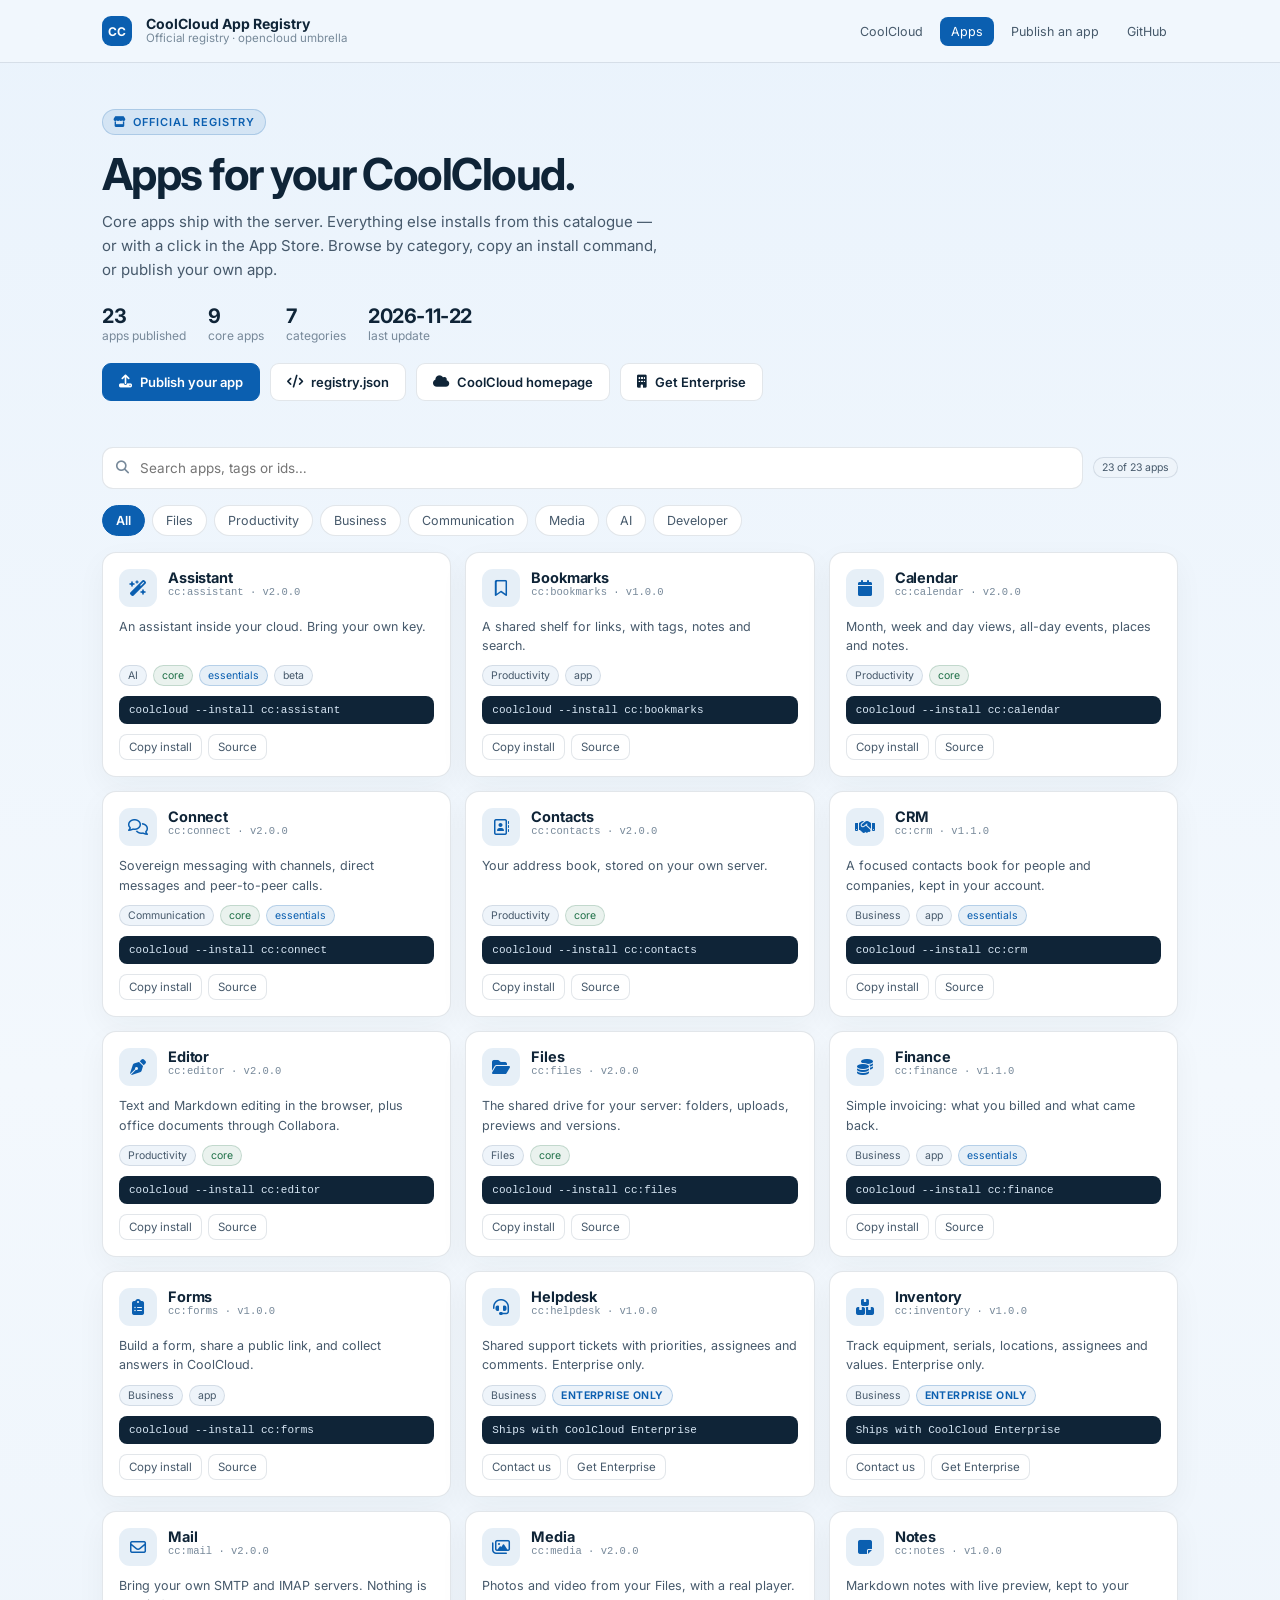
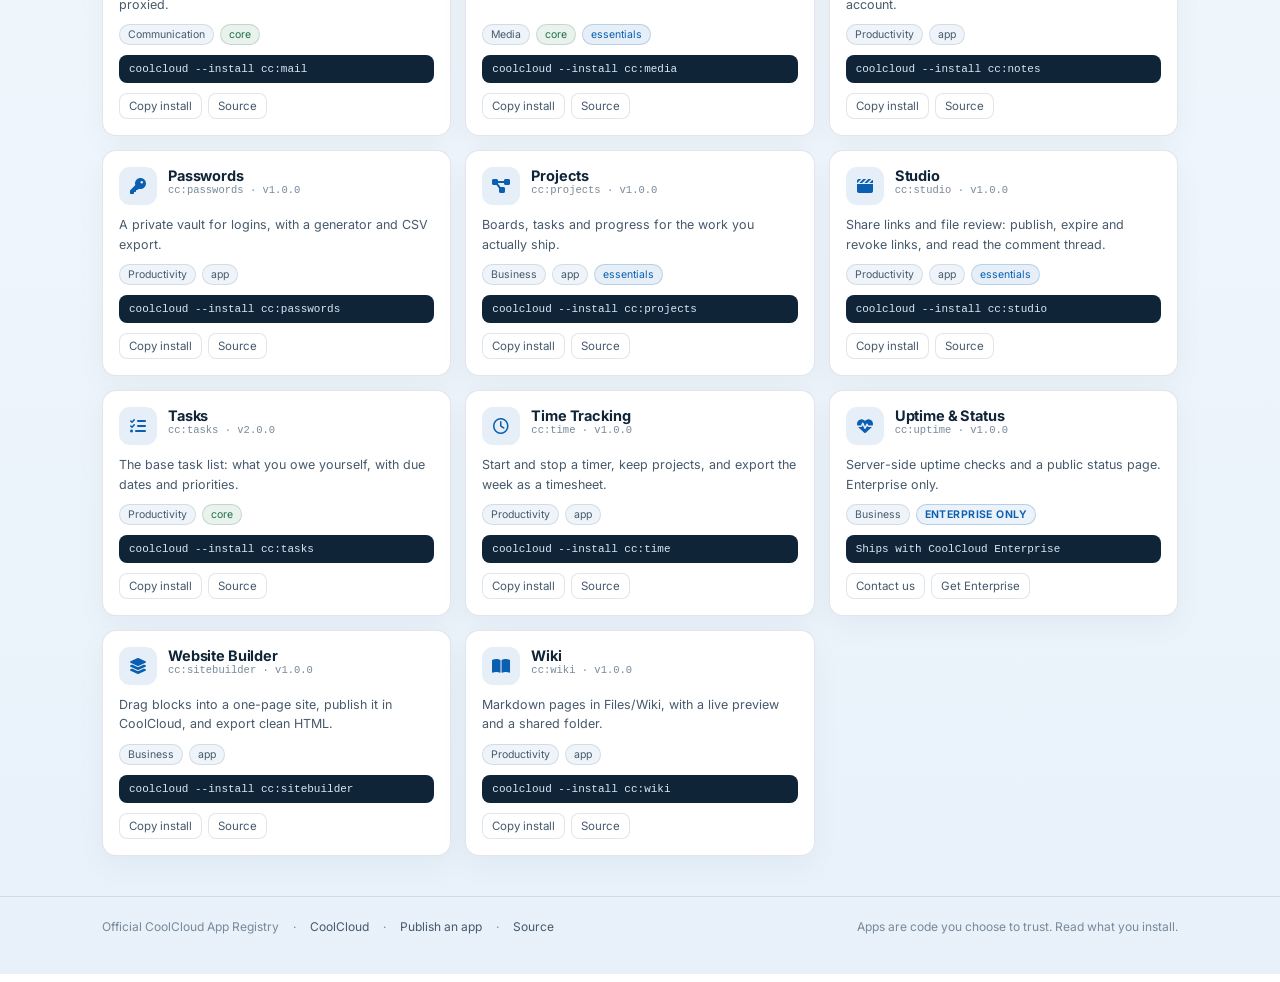
<file: index.html>
<!doctype html>
<html lang="en">
  <head>
    <meta charset="utf-8" />
    <meta name="viewport" content="width=device-width, initial-scale=1" />
    <title>Official CoolCloud App Registry</title>
    <meta
      name="description"
      content="Browse every CoolCloud app, copy the install command, and publish your own app to the official registry."
    />
    <link rel="stylesheet" href="https://cdnjs.cloudflare.com/ajax/libs/font-awesome/6.5.2/css/all.min.css" />
    <link rel="preconnect" href="https://fonts.googleapis.com" />
    <link rel="preconnect" href="https://fonts.gstatic.com" crossorigin />
    <link
      href="https://fonts.googleapis.com/css2?family=Inter:wght@400;500;600;700&display=swap"
      rel="stylesheet"
    />
    <link rel="stylesheet" href="assets/site.css" />
  </head>
  <body>
    <header class="site">
      <div class="wrap">
        <span class="mark">CC</span>
        <div class="brandline">
          <b>CoolCloud App Registry</b>
          <span>Official registry · opencloud umbrella</span>
        </div>
        <nav aria-label="Registry">
          <a href="https://coolcloud.odoo.com/">CoolCloud</a>
          <a class="active" href="./">Apps</a>
          <a href="publish.html">Publish an app</a>
          <a href="https://github.com/openhcat/cc-appregistry" target="_blank" rel="noopener noreferrer">GitHub</a>
        </nav>
      </div>
    </header>

    <main>
      <div class="wrap">
        <section class="hero">
          <span class="eyebrow"><i class="fa-solid fa-store"></i> Official registry</span>
          <h1>Apps for your CoolCloud.</h1>
          <p>
            Core apps ship with the server. Everything else installs from this catalogue — or with a click in the App
            Store. Browse by category, copy an install command, or publish your own app.
          </p>
          <div class="stats-row">
            <div><b id="stat-apps">—</b> apps published</div>
            <div><b id="stat-core">—</b> core apps</div>
            <div><b id="stat-categories">—</b> categories</div>
            <div><b id="stat-updated">—</b> last update</div>
          </div>
          <div class="cta-row">
            <a class="btn primary" href="publish.html"><i class="fa-solid fa-upload"></i> Publish your app</a>
            <a class="btn" href="registry.json"><i class="fa-solid fa-code"></i> registry.json</a>
            <a class="btn" href="https://coolcloud.odoo.com/"><i class="fa-solid fa-cloud"></i> CoolCloud homepage</a>
            <a class="btn" href="mailto:coolcloud.getenterprise@hatcat.me?subject=CoolCloud%20Enterprise"><i class="fa-solid fa-building"></i> Get Enterprise</a>
          </div>
        </section>

        <div class="toolbar">
          <label class="search">
            <i class="fa-solid fa-magnifying-glass"></i>
            <input id="search-input" placeholder="Search apps, tags or ids…" aria-label="Search apps" />
          </label>
          <span class="badge" id="count">Loading…</span>
        </div>
        <div class="chips" id="chips" role="group" aria-label="Categories"></div>
        <div class="grid" id="grid" style="margin-top: 16px">
          <div class="empty">Loading the registry…</div>
        </div>
      </div>
    </main>

    <footer class="site">
      <div class="wrap">
        <span>Official CoolCloud App Registry</span>
        <span>·</span>
        <a href="https://coolcloud.odoo.com/">CoolCloud</a>
        <span>·</span>
        <a href="publish.html">Publish an app</a>
        <span>·</span>
        <a href="https://github.com/openhcat/cc-appregistry" target="_blank" rel="noopener noreferrer">Source</a>
        <span style="margin-left: auto">Apps are code you choose to trust. Read what you install.</span>
      </div>
    </footer>

    <script src="assets/site.js"></script>
  </body>
</html>
</file>
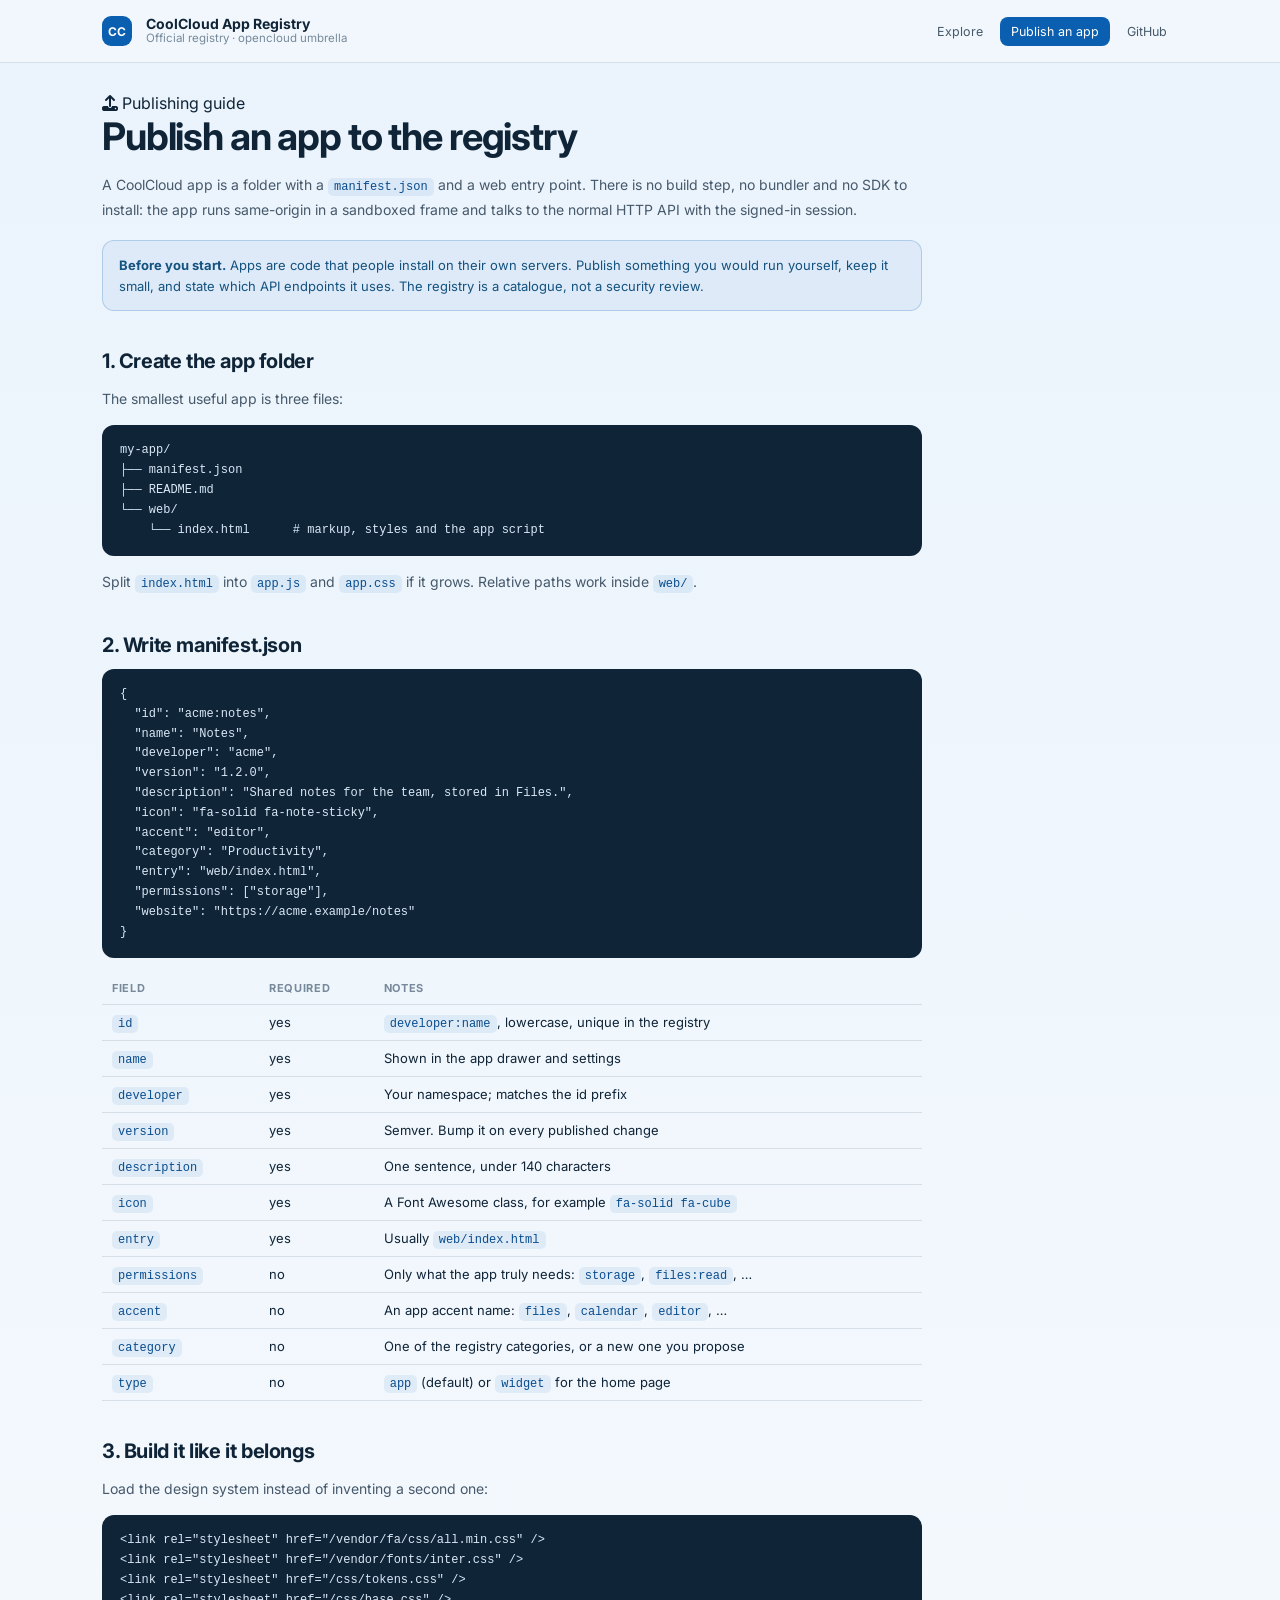
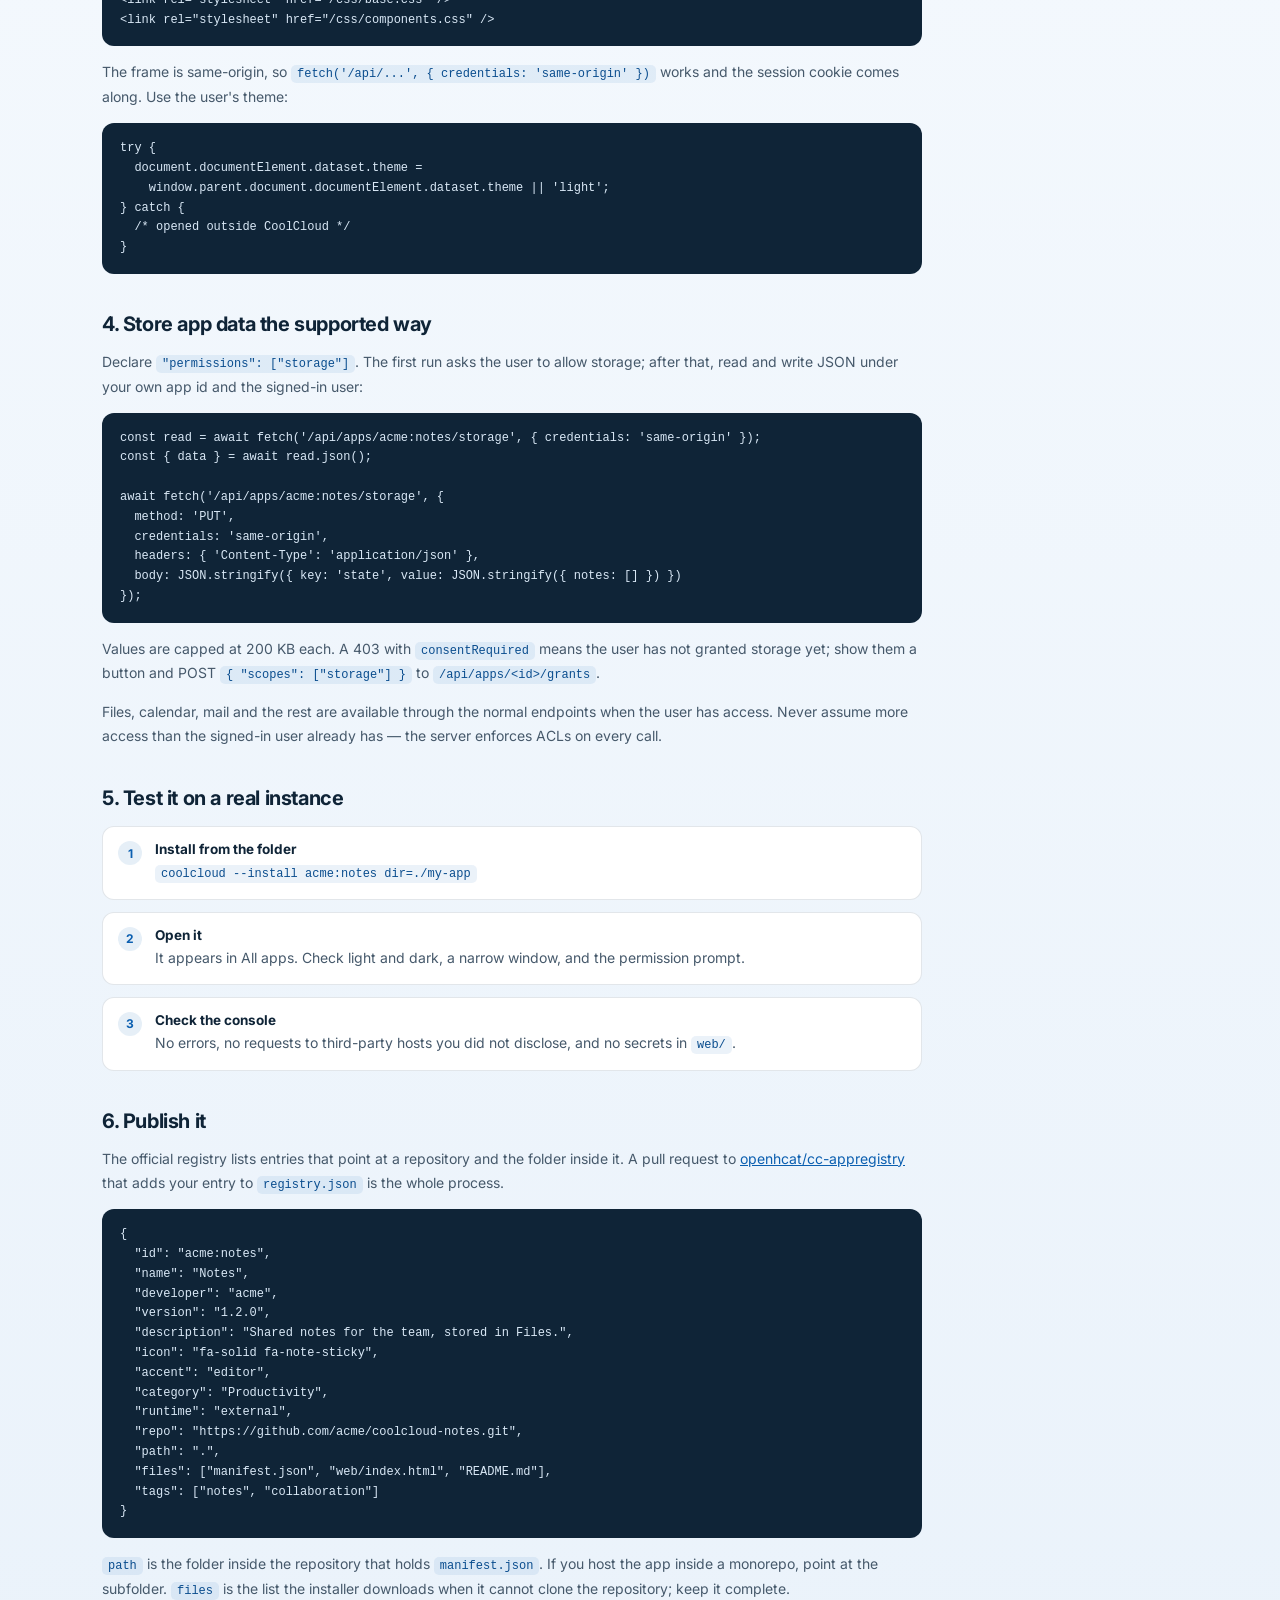
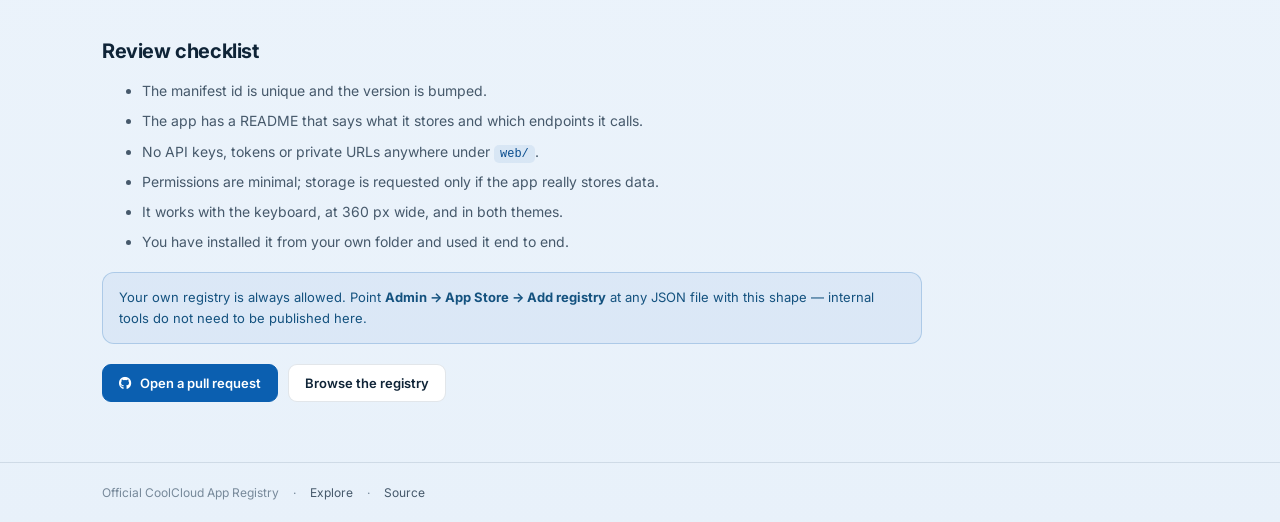
<file: publish.html>
<!doctype html>
<html lang="en">
  <head>
    <meta charset="utf-8" />
    <meta name="viewport" content="width=device-width, initial-scale=1" />
    <title>Publish an app · CoolCloud App Registry</title>
    <meta name="description" content="How to package a CoolCloud app, test it locally, and publish it to the official registry." />
    <link rel="stylesheet" href="https://cdnjs.cloudflare.com/ajax/libs/font-awesome/6.5.2/css/all.min.css" />
    <link rel="preconnect" href="https://fonts.googleapis.com" />
    <link rel="preconnect" href="https://fonts.gstatic.com" crossorigin />
    <link href="https://fonts.googleapis.com/css2?family=Inter:wght@400;500;600;700&display=swap" rel="stylesheet" />
    <link rel="stylesheet" href="assets/site.css" />
  </head>
  <body>
    <header class="site">
      <div class="wrap">
        <span class="mark">CC</span>
        <div class="brandline">
          <b>CoolCloud App Registry</b>
          <span>Official registry · opencloud umbrella</span>
        </div>
        <nav aria-label="Registry">
          <a href="./">Explore</a>
          <a class="active" href="publish.html">Publish an app</a>
          <a href="https://github.com/openhcat/cc-appregistry" target="_blank" rel="noopener noreferrer">GitHub</a>
        </nav>
      </div>
    </header>

    <main class="wrap">
      <section class="doc">
        <span class="eyebrow"><i class="fa-solid fa-upload"></i> Publishing guide</span>
        <h1>Publish an app to the registry</h1>
        <p>
          A CoolCloud app is a folder with a <code>manifest.json</code> and a web entry point. There is no build step, no
          bundler and no SDK to install: the app runs same-origin in a sandboxed frame and talks to the normal HTTP API
          with the signed-in session.
        </p>

        <div class="callout">
          <b>Before you start.</b> Apps are code that people install on their own servers. Publish something you would
          run yourself, keep it small, and state which API endpoints it uses. The registry is a catalogue, not a security
          review.
        </div>

        <h2>1. Create the app folder</h2>
        <p>The smallest useful app is three files:</p>
        <pre><code>my-app/
├── manifest.json
├── README.md
└── web/
    └── index.html      # markup, styles and the app script</code></pre>
        <p>
          Split <code>index.html</code> into <code>app.js</code> and <code>app.css</code> if it grows. Relative paths
          work inside <code>web/</code>.
        </p>

        <h2>2. Write manifest.json</h2>
        <pre><code>{
  "id": "acme:notes",
  "name": "Notes",
  "developer": "acme",
  "version": "1.2.0",
  "description": "Shared notes for the team, stored in Files.",
  "icon": "fa-solid fa-note-sticky",
  "accent": "editor",
  "category": "Productivity",
  "entry": "web/index.html",
  "permissions": ["storage"],
  "website": "https://acme.example/notes"
}</code></pre>
        <table>
          <thead><tr><th>Field</th><th>Required</th><th>Notes</th></tr></thead>
          <tbody>
            <tr><td><code>id</code></td><td>yes</td><td><code>developer:name</code>, lowercase, unique in the registry</td></tr>
            <tr><td><code>name</code></td><td>yes</td><td>Shown in the app drawer and settings</td></tr>
            <tr><td><code>developer</code></td><td>yes</td><td>Your namespace; matches the id prefix</td></tr>
            <tr><td><code>version</code></td><td>yes</td><td>Semver. Bump it on every published change</td></tr>
            <tr><td><code>description</code></td><td>yes</td><td>One sentence, under 140 characters</td></tr>
            <tr><td><code>icon</code></td><td>yes</td><td>A Font Awesome class, for example <code>fa-solid fa-cube</code></td></tr>
            <tr><td><code>entry</code></td><td>yes</td><td>Usually <code>web/index.html</code></td></tr>
            <tr><td><code>permissions</code></td><td>no</td><td>Only what the app truly needs: <code>storage</code>, <code>files:read</code>, …</td></tr>
            <tr><td><code>accent</code></td><td>no</td><td>An app accent name: <code>files</code>, <code>calendar</code>, <code>editor</code>, …</td></tr>
            <tr><td><code>category</code></td><td>no</td><td>One of the registry categories, or a new one you propose</td></tr>
            <tr><td><code>type</code></td><td>no</td><td><code>app</code> (default) or <code>widget</code> for the home page</td></tr>
          </tbody>
        </table>

        <h2>3. Build it like it belongs</h2>
        <p>Load the design system instead of inventing a second one:</p>
        <pre><code>&lt;link rel="stylesheet" href="/vendor/fa/css/all.min.css" /&gt;
&lt;link rel="stylesheet" href="/vendor/fonts/inter.css" /&gt;
&lt;link rel="stylesheet" href="/css/tokens.css" /&gt;
&lt;link rel="stylesheet" href="/css/base.css" /&gt;
&lt;link rel="stylesheet" href="/css/components.css" /&gt;</code></pre>
        <p>
          The frame is same-origin, so <code>fetch('/api/...', { credentials: 'same-origin' })</code> works and the
          session cookie comes along. Use the user's theme:
        </p>
        <pre><code>try {
  document.documentElement.dataset.theme =
    window.parent.document.documentElement.dataset.theme || 'light';
} catch {
  /* opened outside CoolCloud */
}</code></pre>

        <h2>4. Store app data the supported way</h2>
        <p>
          Declare <code>"permissions": ["storage"]</code>. The first run asks the user to allow storage; after that,
          read and write JSON under your own app id and the signed-in user:
        </p>
        <pre><code>const read = await fetch('/api/apps/acme:notes/storage', { credentials: 'same-origin' });
const { data } = await read.json();

await fetch('/api/apps/acme:notes/storage', {
  method: 'PUT',
  credentials: 'same-origin',
  headers: { 'Content-Type': 'application/json' },
  body: JSON.stringify({ key: 'state', value: JSON.stringify({ notes: [] }) })
});</code></pre>
        <p>
          Values are capped at 200 KB each. A 403 with <code>consentRequired</code> means the user has not granted
          storage yet; show them a button and POST <code>{ "scopes": ["storage"] }</code> to
          <code>/api/apps/&lt;id&gt;/grants</code>.
        </p>
        <p>
          Files, calendar, mail and the rest are available through the normal endpoints when the user has access. Never
          assume more access than the signed-in user already has — the server enforces ACLs on every call.
        </p>

        <h2>5. Test it on a real instance</h2>
        <div class="steps">
          <div class="step">
            <b>Install from the folder</b>
            <p><code>coolcloud --install acme:notes dir=./my-app</code></p>
          </div>
          <div class="step">
            <b>Open it</b>
            <p>It appears in All apps. Check light and dark, a narrow window, and the permission prompt.</p>
          </div>
          <div class="step">
            <b>Check the console</b>
            <p>No errors, no requests to third-party hosts you did not disclose, and no secrets in <code>web/</code>.</p>
          </div>
        </div>

        <h2>6. Publish it</h2>
        <p>
          The official registry lists entries that point at a repository and the folder inside it. A pull request to
          <a href="https://github.com/openhcat/cc-appregistry" target="_blank" rel="noopener noreferrer">openhcat/cc-appregistry</a>
          that adds your entry to <code>registry.json</code> is the whole process.
        </p>
        <pre><code>{
  "id": "acme:notes",
  "name": "Notes",
  "developer": "acme",
  "version": "1.2.0",
  "description": "Shared notes for the team, stored in Files.",
  "icon": "fa-solid fa-note-sticky",
  "accent": "editor",
  "category": "Productivity",
  "runtime": "external",
  "repo": "https://github.com/acme/coolcloud-notes.git",
  "path": ".",
  "files": ["manifest.json", "web/index.html", "README.md"],
  "tags": ["notes", "collaboration"]
}</code></pre>
        <p>
          <code>path</code> is the folder inside the repository that holds <code>manifest.json</code>. If you host the
          app inside a monorepo, point at the subfolder. <code>files</code> is the list the installer downloads when it
          cannot clone the repository; keep it complete.
        </p>

        <h2>Review checklist</h2>
        <ul>
          <li>The manifest id is unique and the version is bumped.</li>
          <li>The app has a README that says what it stores and which endpoints it calls.</li>
          <li>No API keys, tokens or private URLs anywhere under <code>web/</code>.</li>
          <li>Permissions are minimal; storage is requested only if the app really stores data.</li>
          <li>It works with the keyboard, at 360 px wide, and in both themes.</li>
          <li>You have installed it from your own folder and used it end to end.</li>
        </ul>

        <div class="callout">
          Your own registry is always allowed. Point <b>Admin → App Store → Add registry</b> at any JSON file with this
          shape — internal tools do not need to be published here.
        </div>

        <div class="cta-row">
          <a class="btn primary" href="https://github.com/openhcat/cc-appregistry#publishing" target="_blank" rel="noopener noreferrer">
            <i class="fa-brands fa-github"></i> Open a pull request
          </a>
          <a class="btn" href="./">Browse the registry</a>
        </div>
      </section>
    </main>

    <footer class="site">
      <div class="wrap">
        <span>Official CoolCloud App Registry</span>
        <span>·</span>
        <a href="./">Explore</a>
        <span>·</span>
        <a href="https://github.com/openhcat/cc-appregistry" target="_blank" rel="noopener noreferrer">Source</a>
      </div>
    </footer>
  </body>
</html>
</file>
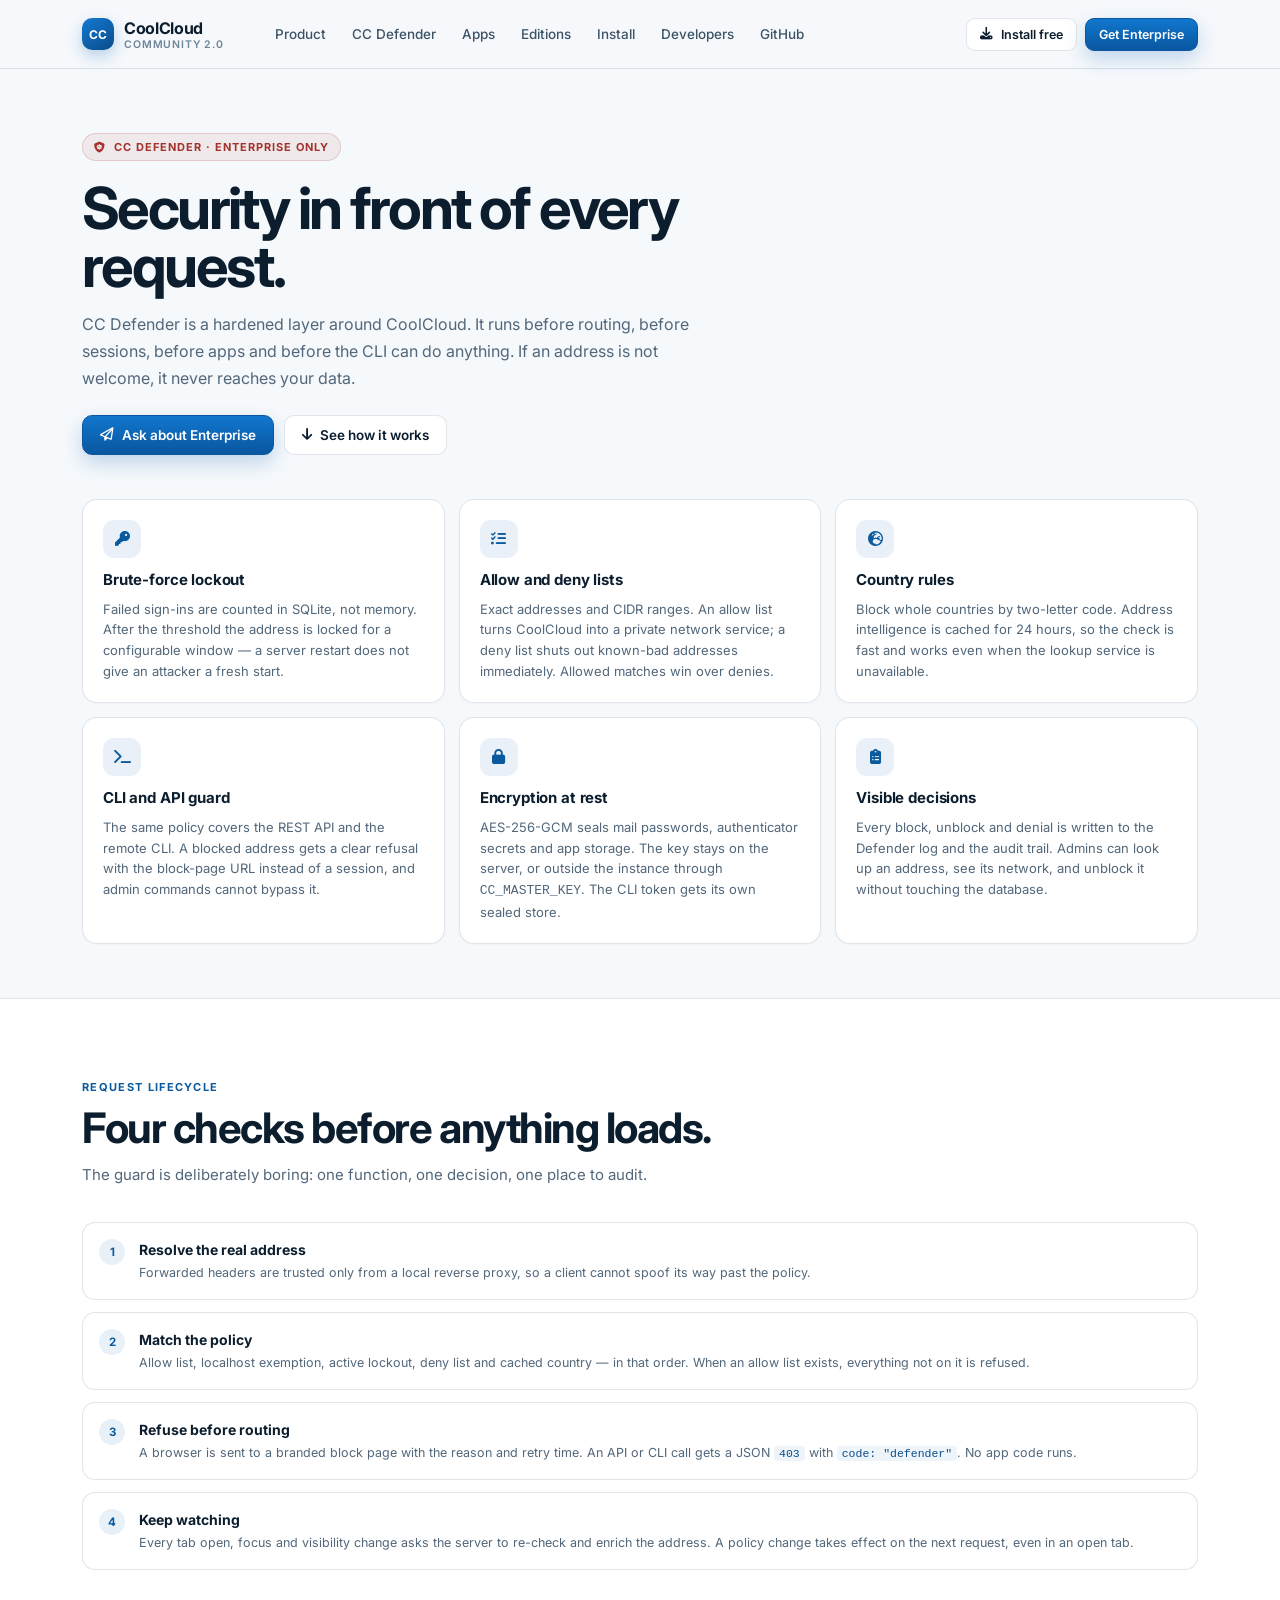
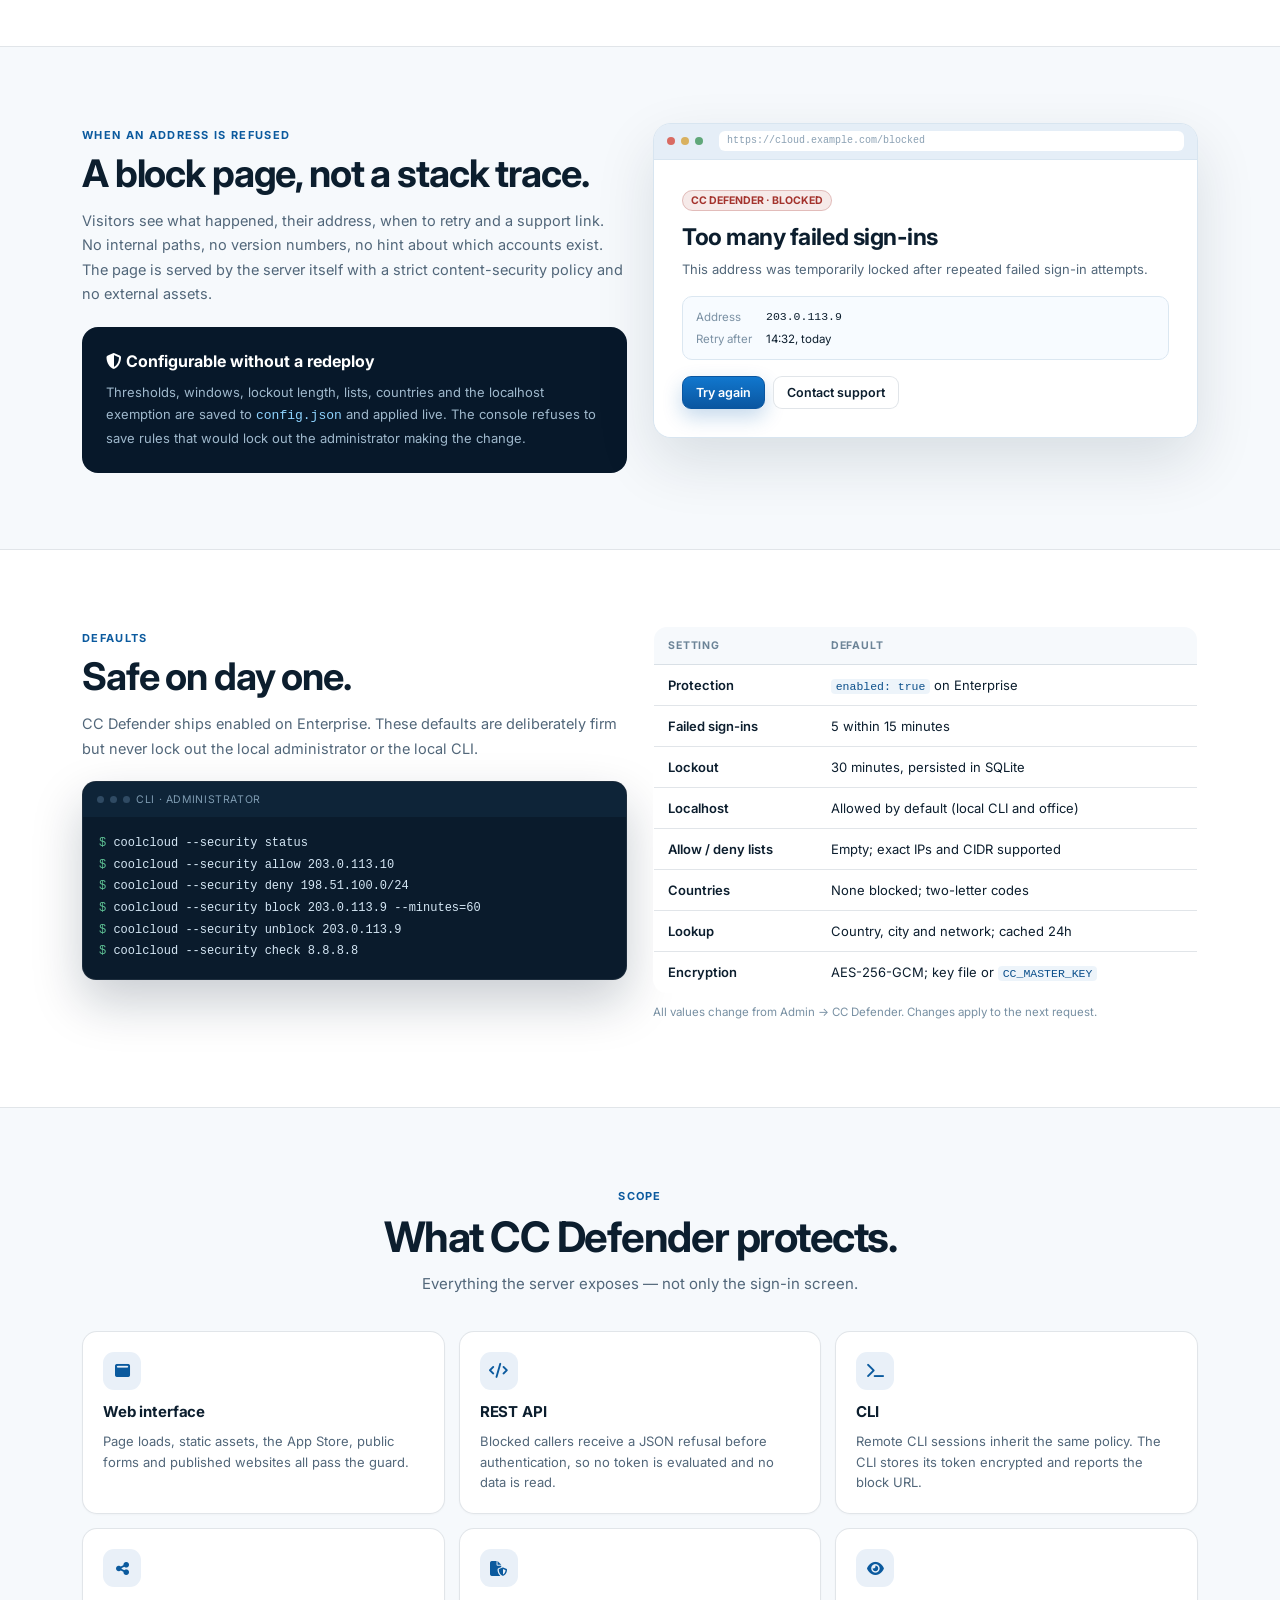
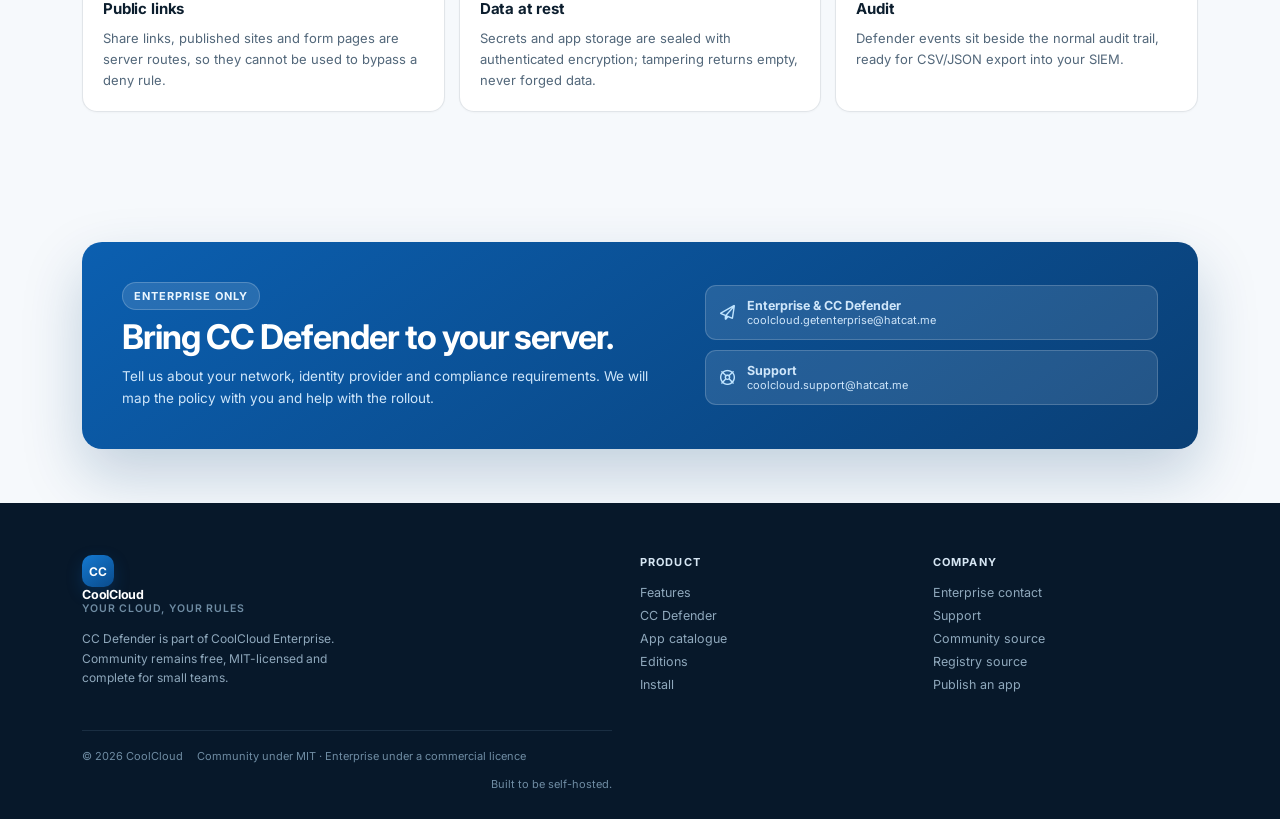
<file: security.html>
<!doctype html>
<html lang="en">
  <head>
    <meta charset="utf-8" />
    <meta name="viewport" content="width=device-width, initial-scale=1" />
    <title>CC Defender — security for CoolCloud Enterprise</title>
    <meta
      name="description"
      content="CC Defender is the CoolCloud Enterprise security layer: login lockouts, allow and deny lists, country rules, CLI protection, IP intelligence, encryption at rest and instant block pages."
    />
    <link rel="icon" href="data:image/svg+xml,%3Csvg xmlns='http://www.w3.org/2000/svg' viewBox='0 0 32 32'%3E%3Crect width='32' height='32' rx='9' fill='%230b5fb0'/%3E%3Ctext x='16' y='22' font-family='Arial' font-size='15' font-weight='700' fill='white' text-anchor='middle'%3ECC%3C/text%3E%3C/svg%3E" />
    <link rel="preconnect" href="https://fonts.googleapis.com" />
    <link rel="preconnect" href="https://fonts.gstatic.com" crossorigin />
    <link
      href="https://fonts.googleapis.com/css2?family=Inter:wght@400;500;600;700;800&family=JetBrains+Mono:wght@400;500&display=swap"
      rel="stylesheet"
    />
    <link rel="stylesheet" href="https://cdnjs.cloudflare.com/ajax/libs/font-awesome/6.5.2/css/all.min.css" />
    <link rel="stylesheet" href="assets/site.css" />
    <link rel="stylesheet" href="assets/home.css" />
  </head>
  <body class="marketing">
    <a class="mkt-skip" href="#main">Skip to content</a>

    <header class="mkt-header">
      <div class="wrap">
        <a class="mkt-brand" href="./" aria-label="CoolCloud home">
          <span class="mark">CC</span>
          <span>CoolCloud<small>Community 2.0</small></span>
        </a>
        <nav class="mkt-nav" id="mkt-nav" aria-label="Main">
          <a href="index.html#product">Product</a>
          <a href="security.html" aria-current="page">CC Defender</a>
          <a href="index.html#apps">Apps</a>
          <a href="index.html#editions">Editions</a>
          <a href="index.html#install">Install</a>
          <a href="publish.html">Developers</a>
          <a href="https://github.com/openhcat/CoolCloud-Community" target="_blank" rel="noopener noreferrer">GitHub</a>
        </nav>
        <div class="mkt-head-actions">
          <a class="mkt-btn sm" href="index.html#install"><i class="fa-solid fa-download"></i> Install free</a>
          <a class="mkt-btn primary sm" href="mailto:coolcloud.getenterprise@hatcat.me?subject=CC%20Defender%20Enterprise">Get Enterprise</a>
          <button class="mkt-burger" id="mkt-burger" type="button" aria-label="Open menu" aria-expanded="false" aria-controls="mkt-nav">
            <i class="fa-solid fa-bars"></i>
          </button>
        </div>
      </div>
    </header>

    <main id="main">
      <section class="security-hero">
        <div class="wrap">
          <span class="mkt-eyebrow"><i class="fa-solid fa-shield-virus"></i> CC Defender · Enterprise only</span>
          <h1>Security in front of every request.</h1>
          <p>
            CC Defender is a hardened layer around CoolCloud. It runs before routing, before sessions, before apps and
            before the CLI can do anything. If an address is not welcome, it never reaches your data.
          </p>
          <div class="mkt-actions">
            <a class="mkt-btn primary" href="mailto:coolcloud.getenterprise@hatcat.me?subject=CC%20Defender%20Enterprise"><i class="fa-regular fa-paper-plane"></i> Ask about Enterprise</a>
            <a class="mkt-btn" href="#how"><i class="fa-solid fa-arrow-down"></i> See how it works</a>
          </div>
        </div>
      </section>

      <section class="mkt-section tight" style="padding-top:0">
        <div class="wrap">
          <div class="security-grid">
            <article class="mkt-feature reveal">
              <span class="mkt-ico"><i class="fa-solid fa-key"></i></span>
              <h3>Brute-force lockout</h3>
              <p>
                Failed sign-ins are counted in SQLite, not memory. After the threshold the address is locked for a
                configurable window — a server restart does not give an attacker a fresh start.
              </p>
            </article>
            <article class="mkt-feature reveal">
              <span class="mkt-ico"><i class="fa-solid fa-list-check"></i></span>
              <h3>Allow and deny lists</h3>
              <p>
                Exact addresses and CIDR ranges. An allow list turns CoolCloud into a private network service; a deny
                list shuts out known-bad addresses immediately. Allowed matches win over denies.
              </p>
            </article>
            <article class="mkt-feature reveal">
              <span class="mkt-ico"><i class="fa-solid fa-earth-europe"></i></span>
              <h3>Country rules</h3>
              <p>
                Block whole countries by two-letter code. Address intelligence is cached for 24 hours, so the check is
                fast and works even when the lookup service is unavailable.
              </p>
            </article>
            <article class="mkt-feature reveal">
              <span class="mkt-ico"><i class="fa-solid fa-terminal"></i></span>
              <h3>CLI and API guard</h3>
              <p>
                The same policy covers the REST API and the remote CLI. A blocked address gets a clear refusal with the
                block-page URL instead of a session, and admin commands cannot bypass it.
              </p>
            </article>
            <article class="mkt-feature reveal">
              <span class="mkt-ico"><i class="fa-solid fa-lock"></i></span>
              <h3>Encryption at rest</h3>
              <p>
                AES-256-GCM seals mail passwords, authenticator secrets and app storage. The key stays on the server,
                or outside the instance through <code>CC_MASTER_KEY</code>. The CLI token gets its own sealed store.
              </p>
            </article>
            <article class="mkt-feature reveal">
              <span class="mkt-ico"><i class="fa-solid fa-clipboard-list"></i></span>
              <h3>Visible decisions</h3>
              <p>
                Every block, unblock and denial is written to the Defender log and the audit trail. Admins can look up
                an address, see its network, and unblock it without touching the database.
              </p>
            </article>
          </div>
        </div>
      </section>

      <section class="mkt-section alt" id="how">
        <div class="wrap">
          <div class="mkt-section-head reveal">
            <span class="mkt-kicker">Request lifecycle</span>
            <h2>Four checks before anything loads.</h2>
            <p>The guard is deliberately boring: one function, one decision, one place to audit.</p>
          </div>

          <div class="install-steps">
            <div class="install-step reveal">
              <span class="install-num">1</span>
              <div>
                <h3>Resolve the real address</h3>
                <p>Forwarded headers are trusted only from a local reverse proxy, so a client cannot spoof its way past the policy.</p>
              </div>
            </div>
            <div class="install-step reveal">
              <span class="install-num">2</span>
              <div>
                <h3>Match the policy</h3>
                <p>Allow list, localhost exemption, active lockout, deny list and cached country — in that order. When an allow list exists, everything not on it is refused.</p>
              </div>
            </div>
            <div class="install-step reveal">
              <span class="install-num">3</span>
              <div>
                <h3>Refuse before routing</h3>
                <p>A browser is sent to a branded block page with the reason and retry time. An API or CLI call gets a JSON <code>403</code> with <code>code: "defender"</code>. No app code runs.</p>
              </div>
            </div>
            <div class="install-step reveal">
              <span class="install-num">4</span>
              <div>
                <h3>Keep watching</h3>
                <p>Every tab open, focus and visibility change asks the server to re-check and enrich the address. A policy change takes effect on the next request, even in an open tab.</p>
              </div>
            </div>
          </div>
        </div>
      </section>

      <section class="mkt-section">
        <div class="wrap">
          <div class="split">
            <div class="reveal">
              <span class="mkt-kicker">When an address is refused</span>
              <h2 style="font-size:clamp(26px,3.4vw,38px);letter-spacing:-.03em;margin:10px 0 12px">A block page, not a stack trace.</h2>
              <p style="color:#52677a;font-size:14.5px;line-height:1.7">
                Visitors see what happened, their address, when to retry and a support link. No internal paths, no
                version numbers, no hint about which accounts exist. The page is served by the server itself with a
                strict content-security policy and no external assets.
              </p>
              <div class="callout-dark" style="margin-top:20px">
                <h3><i class="fa-solid fa-shield-halved"></i> Configurable without a redeploy</h3>
                <p style="margin:0">
                  Thresholds, windows, lockout length, lists, countries and the localhost exemption are saved to
                  <code>config.json</code> and applied live. The console refuses to save rules that would lock out the
                  administrator making the change.
                </p>
              </div>
            </div>

            <div class="reveal">
              <div class="mock" style="transform:none;background:#f2f7fc;border-color:#d8e5f0;box-shadow:0 24px 60px rgba(12,30,46,.12)">
                <div class="mock-bar" style="background:#e5eef7;border-color:#d8e5f0"><i></i><i></i><i></i><span class="mock-url" style="background:#fff;color:#8aa0b3">https://cloud.example.com/blocked</span></div>
                <div style="padding:28px;background:#fff">
                  <span class="badge" style="background:rgba(163,50,44,.1);border-color:rgba(163,50,44,.25);color:#a3322c;font-weight:700">CC DEFENDER · BLOCKED</span>
                  <h3 style="font-size:23px;letter-spacing:-.02em;margin:15px 0 8px;color:#0c1e2e">Too many failed sign-ins</h3>
                  <p style="color:#52677a;font-size:13px;line-height:1.65;margin:0 0 16px">
                    This address was temporarily locked after repeated failed sign-in attempts.
                  </p>
                  <div style="display:grid;grid-template-columns:auto 1fr;gap:8px 14px;padding:13px;border:1px solid #dbe7f1;border-radius:10px;background:#f7fbff;font-size:11.5px">
                    <span style="color:#7b91a4">Address</span><code style="color:#0c1e2e">203.0.113.9</code>
                    <span style="color:#7b91a4">Retry after</span><span>14:32, today</span>
                  </div>
                  <div style="display:flex;gap:8px;margin-top:16px">
                    <span class="mkt-btn primary sm">Try again</span>
                    <span class="mkt-btn sm">Contact support</span>
                  </div>
                </div>
              </div>
            </div>
          </div>
        </div>
      </section>

      <section class="mkt-section alt">
        <div class="wrap">
          <div class="split">
            <div class="reveal">
              <span class="mkt-kicker">Defaults</span>
              <h2 style="font-size:clamp(26px,3.4vw,38px);letter-spacing:-.03em;margin:10px 0 12px">Safe on day one.</h2>
              <p style="color:#52677a;font-size:14.5px;line-height:1.7">
                CC Defender ships enabled on Enterprise. These defaults are deliberately firm but never lock out the
                local administrator or the local CLI.
              </p>
              <div class="terminal" style="margin-top:20px">
                <div class="terminal-head"><i></i><i></i><i></i> CLI · administrator</div>
                <pre><span class="prompt">$</span> coolcloud --security status
<span class="prompt">$</span> coolcloud --security allow 203.0.113.10
<span class="prompt">$</span> coolcloud --security deny 198.51.100.0/24
<span class="prompt">$</span> coolcloud --security block 203.0.113.9 --minutes=60
<span class="prompt">$</span> coolcloud --security unblock 203.0.113.9
<span class="prompt">$</span> coolcloud --security check 8.8.8.8</pre>
              </div>
            </div>

            <div class="reveal">
              <table class="policy-table">
                <thead><tr><th>Setting</th><th>Default</th></tr></thead>
                <tbody>
                  <tr><td>Protection</td><td><code>enabled: true</code> on Enterprise</td></tr>
                  <tr><td>Failed sign-ins</td><td>5 within 15 minutes</td></tr>
                  <tr><td>Lockout</td><td>30 minutes, persisted in SQLite</td></tr>
                  <tr><td>Localhost</td><td>Allowed by default (local CLI and office)</td></tr>
                  <tr><td>Allow / deny lists</td><td>Empty; exact IPs and CIDR supported</td></tr>
                  <tr><td>Countries</td><td>None blocked; two-letter codes</td></tr>
                  <tr><td>Lookup</td><td>Country, city and network; cached 24h</td></tr>
                  <tr><td>Encryption</td><td>AES-256-GCM; key file or <code>CC_MASTER_KEY</code></td></tr>
                </tbody>
              </table>
              <p class="plan-note" style="margin-top:12px">All values change from Admin → CC Defender. Changes apply to the next request.</p>
            </div>
          </div>
        </div>
      </section>

      <section class="mkt-section">
        <div class="wrap">
          <div class="mkt-section-head center reveal">
            <span class="mkt-kicker">Scope</span>
            <h2>What CC Defender protects.</h2>
            <p>Everything the server exposes — not only the sign-in screen.</p>
          </div>
          <div class="mkt-grid three">
            <article class="mkt-feature"><span class="mkt-ico"><i class="fa-solid fa-window-maximize"></i></span><h3>Web interface</h3><p>Page loads, static assets, the App Store, public forms and published websites all pass the guard.</p></article>
            <article class="mkt-feature"><span class="mkt-ico"><i class="fa-solid fa-code"></i></span><h3>REST API</h3><p>Blocked callers receive a JSON refusal before authentication, so no token is evaluated and no data is read.</p></article>
            <article class="mkt-feature"><span class="mkt-ico"><i class="fa-solid fa-terminal"></i></span><h3>CLI</h3><p>Remote CLI sessions inherit the same policy. The CLI stores its token encrypted and reports the block URL.</p></article>
            <article class="mkt-feature"><span class="mkt-ico"><i class="fa-solid fa-share-nodes"></i></span><h3>Public links</h3><p>Share links, published sites and form pages are server routes, so they cannot be used to bypass a deny rule.</p></article>
            <article class="mkt-feature"><span class="mkt-ico"><i class="fa-solid fa-file-shield"></i></span><h3>Data at rest</h3><p>Secrets and app storage are sealed with authenticated encryption; tampering returns empty, never forged data.</p></article>
            <article class="mkt-feature"><span class="mkt-ico"><i class="fa-solid fa-eye"></i></span><h3>Audit</h3><p>Defender events sit beside the normal audit trail, ready for CSV/JSON export into your SIEM.</p></article>
          </div>
        </div>
      </section>

      <section class="mkt-section tight">
        <div class="wrap">
          <div class="contact-band reveal">
            <div>
              <span class="mkt-eyebrow" style="background:rgba(255,255,255,.12);border-color:rgba(255,255,255,.2);color:#eaf6ff">Enterprise only</span>
              <h2>Bring CC Defender to your server.</h2>
              <p>Tell us about your network, identity provider and compliance requirements. We will map the policy with you and help with the rollout.</p>
            </div>
            <div class="contact-cards">
              <a class="contact-card" href="mailto:coolcloud.getenterprise@hatcat.me?subject=CC%20Defender%20Enterprise">
                <i class="fa-regular fa-paper-plane"></i>
                <span><b>Enterprise &amp; CC Defender</b><span>coolcloud.getenterprise@hatcat.me</span></span>
              </a>
              <a class="contact-card" href="mailto:coolcloud.support@hatcat.me">
                <i class="fa-regular fa-life-ring"></i>
                <span><b>Support</b><span>coolcloud.support@hatcat.me</span></span>
              </a>
            </div>
          </div>
        </div>
      </section>
    </main>

    <footer class="mkt-footer">
      <div class="wrap">
        <div>
          <a class="mkt-brand" href="./"><span class="mark">CC</span><span>CoolCloud<small>Your cloud, your rules</small></span></a>
          <p>CC Defender is part of CoolCloud Enterprise. Community remains free, MIT-licensed and complete for small teams.</p>
        </div>
        <div>
          <h4>Product</h4>
          <a href="index.html#product">Features</a>
          <a href="security.html">CC Defender</a>
          <a href="index.html#apps">App catalogue</a>
          <a href="index.html#editions">Editions</a>
          <a href="index.html#install">Install</a>
        </div>
        <div>
          <h4>Company</h4>
          <a href="mailto:coolcloud.getenterprise@hatcat.me?subject=CoolCloud%20Enterprise">Enterprise contact</a>
          <a href="mailto:coolcloud.support@hatcat.me">Support</a>
          <a href="https://github.com/openhcat/CoolCloud-Community" target="_blank" rel="noopener noreferrer">Community source</a>
          <a href="https://github.com/openhcat/cc-appregistry" target="_blank" rel="noopener noreferrer">Registry source</a>
          <a href="publish.html">Publish an app</a>
        </div>
      </div>
      <div class="wrap">
        <div class="mkt-footer-bottom">
          <span>© <span id="year">2026</span> CoolCloud</span>
          <span>Community under MIT · Enterprise under a commercial licence</span>
          <span>Built to be self-hosted.</span>
        </div>
      </div>
    </footer>

    <script src="assets/site.js"></script>
  </body>
</html>
</file>
<file: assets/site.css>
:root {
  --accent: #0b5fb0;
  --accent-soft: rgba(11, 95, 176, 0.1);
  --ink: #0f2437;
  --ink-2: #46596b;
  --ink-3: #77899a;
  --bg: #f3f8fd;
  --surface: #ffffff;
  --line: rgba(16, 52, 86, 0.12);
  --ok: #1f7048;
  --radius: 14px;
  --font: 'Inter', ui-sans-serif, system-ui, -apple-system, 'Segoe UI', Roboto, sans-serif;
  --mono: ui-monospace, 'SF Mono', 'Cascadia Mono', Menlo, Consolas, monospace;
}

* { box-sizing: border-box; }

body {
  margin: 0;
  font-family: var(--font);
  color: var(--ink);
  background:
    radial-gradient(1100px 480px at 82% -12%, rgba(11, 95, 176, 0.1), transparent 60%),
    linear-gradient(180deg, #eaf3fc 0%, var(--bg) 42%, #e8f1fa 100%);
  min-height: 100vh;
  -webkit-font-smoothing: antialiased;
}

a { color: var(--accent); }

.wrap { max-width: 1120px; margin: 0 auto; padding: 0 22px; }

header.site {
  position: sticky;
  top: 0;
  z-index: 20;
  backdrop-filter: saturate(150%) blur(16px);
  background: rgba(243, 248, 253, 0.82);
  border-bottom: 1px solid var(--line);
}

header.site .wrap {
  display: flex;
  align-items: center;
  gap: 14px;
  min-height: 62px;
}

.mark {
  width: 30px;
  height: 30px;
  border-radius: 9px;
  background: var(--accent);
  color: #fff;
  display: grid;
  place-items: center;
  font-weight: 700;
  font-size: 12px;
  letter-spacing: -0.02em;
}

.brandline { display: flex; flex-direction: column; line-height: 1.15; }
.brandline b { font-size: 14px; }
.brandline span { font-size: 11.5px; color: var(--ink-3); }

header.site nav { margin-left: auto; display: flex; gap: 6px; flex-wrap: wrap; }
header.site nav a {
  text-decoration: none;
  color: var(--ink-2);
  font-size: 12.5px;
  padding: 7px 11px;
  border-radius: 8px;
}
header.site nav a:hover { background: #fff; color: var(--ink); }
header.site nav a.active { background: var(--accent); color: #fff; }

.hero { padding: 46px 0 22px; }
.hero .eyebrow {
  display: inline-flex;
  align-items: center;
  gap: 7px;
  font-size: 11px;
  letter-spacing: 0.09em;
  text-transform: uppercase;
  color: var(--accent);
  background: var(--accent-soft);
  border: 1px solid rgba(11, 95, 176, 0.2);
  padding: 5px 10px;
  border-radius: 999px;
  font-weight: 600;
}
.hero h1 {
  font-size: clamp(28px, 4.4vw, 44px);
  letter-spacing: -0.035em;
  line-height: 1.06;
  margin: 16px 0 12px;
  max-width: 21ch;
}
.hero p { color: var(--ink-2); font-size: 15px; line-height: 1.6; max-width: 62ch; margin: 0; }

.stats-row { display: flex; gap: 22px; flex-wrap: wrap; margin-top: 22px; }
.stats-row div { font-size: 12px; color: var(--ink-3); }
.stats-row b { display: block; font-size: 20px; color: var(--ink); letter-spacing: -0.02em; }

.toolbar {
  display: flex;
  gap: 10px;
  align-items: center;
  flex-wrap: wrap;
  margin: 24px 0 16px;
}

.search {
  flex: 1;
  min-width: 220px;
  display: flex;
  align-items: center;
  gap: 9px;
  background: var(--surface);
  border: 1px solid var(--line);
  border-radius: 11px;
  padding: 0 13px;
  height: 42px;
}
.search input {
  border: 0;
  outline: 0;
  background: none;
  font: inherit;
  font-size: 13.5px;
  width: 100%;
  color: var(--ink);
}
.search i { color: var(--ink-3); font-size: 13px; }

.chips { display: flex; gap: 7px; flex-wrap: wrap; }
.chip {
  border: 1px solid var(--line);
  background: var(--surface);
  color: var(--ink-2);
  border-radius: 999px;
  padding: 7px 13px;
  font: inherit;
  font-size: 12.5px;
  cursor: pointer;
}
.chip:hover { border-color: rgba(11, 95, 176, 0.35); color: var(--ink); }
.chip[aria-pressed='true'] { background: var(--accent); border-color: var(--accent); color: #fff; font-weight: 600; }

.grid {
  display: grid;
  grid-template-columns: repeat(auto-fill, minmax(288px, 1fr));
  gap: 14px;
  padding-bottom: 40px;
}

.card {
  background: var(--surface);
  border: 1px solid var(--line);
  border-radius: var(--radius);
  padding: 16px;
  display: flex;
  flex-direction: column;
  gap: 10px;
  box-shadow: 0 10px 30px rgba(15, 36, 55, 0.045);
}
.card .top { display: flex; gap: 11px; align-items: flex-start; }
.icon {
  width: 38px;
  height: 38px;
  border-radius: 11px;
  background: var(--accent-soft);
  color: var(--accent);
  display: grid;
  place-items: center;
  font-size: 16px;
  flex: none;
}
.card h3 { margin: 0; font-size: 14.5px; letter-spacing: -0.01em; }
.card .id { font-family: var(--mono); font-size: 10.5px; color: var(--ink-3); }
.card p { margin: 0; font-size: 12.5px; line-height: 1.55; color: var(--ink-2); flex: 1; }
.card .foot { display: flex; gap: 6px; align-items: center; flex-wrap: wrap; }
.badge {
  font-size: 10.5px;
  border-radius: 999px;
  padding: 3px 8px;
  background: #eef4fa;
  color: var(--ink-2);
  border: 1px solid var(--line);
}
.badge.core { background: rgba(31, 112, 72, 0.09); color: var(--ok); border-color: rgba(31, 112, 72, 0.2); }
.badge.essential { background: var(--accent-soft); color: var(--accent); border-color: rgba(11, 95, 176, 0.22); }
.code {
  font-family: var(--mono);
  font-size: 11px;
  background: #0f2437;
  color: #d9e8f6;
  border-radius: 8px;
  padding: 8px 10px;
  overflow-x: auto;
  white-space: nowrap;
}
.copy {
  border: 1px solid var(--line);
  background: var(--surface);
  color: var(--ink-2);
  border-radius: 8px;
  font: inherit;
  font-size: 11.5px;
  padding: 5px 9px;
  cursor: pointer;
}
.copy:hover { border-color: rgba(11, 95, 176, 0.35); color: var(--accent); }

.empty {
  grid-column: 1 / -1;
  padding: 44px 20px;
  text-align: center;
  color: var(--ink-3);
  border: 1px dashed rgba(16, 52, 86, 0.2);
  border-radius: var(--radius);
  font-size: 13px;
}

section.doc { padding: 30px 0 60px; max-width: 820px; }
section.doc h1 { font-size: clamp(26px, 4vw, 38px); letter-spacing: -0.03em; margin: 0 0 10px; }
section.doc h2 { font-size: 20px; letter-spacing: -0.02em; margin: 38px 0 10px; }
section.doc h3 { font-size: 15px; margin: 24px 0 8px; }
section.doc p, section.doc li { color: var(--ink-2); font-size: 14px; line-height: 1.72; }
section.doc li { margin-bottom: 6px; }
section.doc code {
  font-family: var(--mono);
  font-size: 12px;
  background: rgba(11, 95, 176, 0.08);
  color: #0a4d8e;
  padding: 2px 6px;
  border-radius: 5px;
}
section.doc pre {
  background: #0f2437;
  color: #d9e8f6;
  border-radius: 12px;
  padding: 16px 18px;
  overflow-x: auto;
  font-family: var(--mono);
  font-size: 12px;
  line-height: 1.65;
}
section.doc pre code { background: none; color: inherit; padding: 0; font-size: inherit; }
section.doc table { width: 100%; border-collapse: collapse; font-size: 13px; margin: 14px 0; }
section.doc th, section.doc td { text-align: left; padding: 9px 10px; border-bottom: 1px solid var(--line); vertical-align: top; }
section.doc th { font-size: 11px; text-transform: uppercase; letter-spacing: 0.06em; color: var(--ink-3); }
.callout {
  border: 1px solid rgba(11, 95, 176, 0.22);
  background: rgba(11, 95, 176, 0.06);
  border-radius: 12px;
  padding: 14px 16px;
  font-size: 13px;
  line-height: 1.6;
  color: #14527f;
  margin: 18px 0;
}
.cta-row { display: flex; gap: 10px; flex-wrap: wrap; margin-top: 20px; }
.btn {
  display: inline-flex;
  align-items: center;
  gap: 8px;
  padding: 10px 16px;
  border-radius: 9px;
  font-size: 13px;
  font-weight: 600;
  text-decoration: none;
  border: 1px solid var(--line);
  color: var(--ink);
  background: var(--surface);
}
.btn.primary { background: var(--accent); border-color: var(--accent); color: #fff; }
.steps { counter-reset: step; display: flex; flex-direction: column; gap: 12px; margin: 16px 0; }
.step {
  counter-increment: step;
  position: relative;
  padding: 14px 16px 14px 52px;
  background: var(--surface);
  border: 1px solid var(--line);
  border-radius: 12px;
}
.step::before {
  content: counter(step);
  position: absolute;
  left: 15px;
  top: 14px;
  width: 24px;
  height: 24px;
  border-radius: 50%;
  background: var(--accent-soft);
  color: var(--accent);
  font-size: 12px;
  font-weight: 700;
  display: grid;
  place-items: center;
}
.step b { display: block; font-size: 13.5px; margin-bottom: 3px; }
.step p { margin: 0; font-size: 13px; }

footer.site {
  border-top: 1px solid var(--line);
  padding: 22px 0 40px;
  color: var(--ink-3);
  font-size: 12px;
}
footer.site .wrap { display: flex; gap: 14px; flex-wrap: wrap; align-items: center; }
footer.site a { color: var(--ink-2); text-decoration: none; }
footer.site a:hover { color: var(--accent); }

@media (max-width: 720px) {
  header.site nav { width: 100%; margin-left: 0; }
  .hero { padding-top: 30px; }
}

.badge.enterprise { background: rgba(11, 95, 176, 0.08); color: var(--accent); border-color: rgba(11, 95, 176, 0.24); font-weight: 650; letter-spacing: 0.04em; text-transform: uppercase; }
</file>
<file: assets/home.css>
/* CoolCloud product site — layered on top of site.css for the registry pages. */

body.marketing {
  --mkt-ink: #0c1e2e;
  --mkt-muted: #52677a;
  --mkt-soft: #eef4fa;
  --mkt-line: rgba(14, 44, 72, 0.12);
  --mkt-card: #ffffff;
  --mkt-deep: #07182a;
  --mkt-deep-2: #0c2943;
  background: #f6f9fc;
  color: var(--mkt-ink);
}

body.marketing .wrap { max-width: 1160px; }

.mkt-skip {
  position: absolute;
  left: -999px;
  top: 8px;
  background: #fff;
  color: #0c1e2e;
  padding: 8px 12px;
  border-radius: 8px;
  z-index: 100;
}
.mkt-skip:focus { left: 16px; }

/* ------------------------------- header ---------------------------------- */

.mkt-header {
  position: sticky;
  top: 0;
  z-index: 40;
  background: rgba(246, 249, 252, 0.86);
  backdrop-filter: saturate(160%) blur(18px);
  border-bottom: 1px solid var(--mkt-line);
}
.mkt-header .wrap {
  min-height: 68px;
  display: flex;
  align-items: center;
  gap: 22px;
}
.mkt-brand {
  display: inline-flex;
  align-items: center;
  gap: 10px;
  text-decoration: none;
  color: var(--mkt-ink);
  font-weight: 700;
  letter-spacing: -0.02em;
}
.mkt-brand .mark {
  width: 32px;
  height: 32px;
  border-radius: 10px;
  background: linear-gradient(145deg, #1479d1, #0a4b8b);
  box-shadow: 0 6px 16px rgba(11, 95, 176, 0.28);
}
.mkt-brand small {
  display: block;
  font-size: 10.5px;
  font-weight: 600;
  letter-spacing: 0.08em;
  text-transform: uppercase;
  color: #6c8497;
}
.mkt-nav {
  display: flex;
  align-items: center;
  gap: 4px;
  margin-left: 18px;
}
.mkt-nav a {
  text-decoration: none;
  color: #3c5366;
  font-size: 13.5px;
  font-weight: 500;
  padding: 8px 11px;
  border-radius: 8px;
}
.mkt-nav a:hover { background: #fff; color: #0c1e2e; }
.mkt-head-actions { margin-left: auto; display: flex; align-items: center; gap: 8px; }
.mkt-burger {
  display: none;
  width: 38px;
  height: 38px;
  border-radius: 9px;
  border: 1px solid var(--mkt-line);
  background: #fff;
  color: #0c1e2e;
  cursor: pointer;
}
.mkt-burger i { font-size: 15px; }

/* -------------------------------- buttons -------------------------------- */

.mkt-btn {
  display: inline-flex;
  align-items: center;
  justify-content: center;
  gap: 8px;
  padding: 11px 17px;
  border-radius: 10px;
  border: 1px solid var(--mkt-line);
  background: #fff;
  color: #0c1e2e;
  font-size: 13.5px;
  font-weight: 600;
  text-decoration: none;
  transition: transform 0.15s ease, box-shadow 0.15s ease, background 0.15s ease;
}
.mkt-btn:hover { transform: translateY(-1px); box-shadow: 0 10px 22px rgba(12, 30, 46, 0.09); }
.mkt-btn.primary {
  background: linear-gradient(180deg, #1177ce, #0a56a0);
  border-color: #0a56a0;
  color: #fff;
  box-shadow: 0 8px 20px rgba(11, 95, 176, 0.24);
}
.mkt-btn.ghost { background: transparent; }
.mkt-btn.sm { padding: 8px 13px; font-size: 12.5px; border-radius: 9px; }
.mkt-btn.on-dark { background: rgba(255, 255, 255, 0.1); border-color: rgba(255, 255, 255, 0.22); color: #fff; }
.mkt-btn.on-dark:hover { background: rgba(255, 255, 255, 0.16); }
.mkt-btn.light { background: #fff; color: #0b4f92; border-color: #fff; }

/* --------------------------------- hero ---------------------------------- */

.masthead {
  position: relative;
  overflow: hidden;
  padding: 68px 0 60px;
}
.masthead::before {
  content: '';
  position: absolute;
  inset: -20% -10% auto auto;
  width: 780px;
  height: 620px;
  background: radial-gradient(circle at 50% 50%, rgba(32, 136, 224, 0.18), transparent 65%);
  pointer-events: none;
}
.masthead::after {
  content: '';
  position: absolute;
  inset: 0;
  background-image: linear-gradient(rgba(12, 30, 46, 0.035) 1px, transparent 1px),
    linear-gradient(90deg, rgba(12, 30, 46, 0.035) 1px, transparent 1px);
  background-size: 46px 46px;
  mask-image: linear-gradient(180deg, #000 0%, transparent 78%);
  pointer-events: none;
}
.masthead .wrap {
  position: relative;
  z-index: 1;
  display: grid;
  grid-template-columns: minmax(0, 1.05fr) minmax(0, 0.95fr);
  gap: 48px;
  align-items: center;
}
.mkt-eyebrow {
  display: inline-flex;
  align-items: center;
  gap: 8px;
  padding: 6px 11px;
  border-radius: 999px;
  background: rgba(11, 95, 176, 0.08);
  border: 1px solid rgba(11, 95, 176, 0.18);
  color: #0b5a9e;
  font-size: 11px;
  font-weight: 700;
  letter-spacing: 0.09em;
  text-transform: uppercase;
}
.mkt-eyebrow .dot {
  width: 6px;
  height: 6px;
  border-radius: 50%;
  background: #1c9b65;
  box-shadow: 0 0 0 3px rgba(28, 155, 101, 0.15);
}
.masthead h1 {
  margin: 20px 0 16px;
  font-size: clamp(38px, 5.4vw, 66px);
  line-height: 0.98;
  letter-spacing: -0.045em;
  max-width: 12ch;
}
.masthead h1 em {
  font-style: normal;
  background: linear-gradient(100deg, #0a56a0, #1c9bd6 70%);
  -webkit-background-clip: text;
  background-clip: text;
  color: transparent;
}
.masthead .lede {
  font-size: 16.5px;
  line-height: 1.65;
  color: var(--mkt-muted);
  max-width: 52ch;
  margin: 0 0 24px;
}
.mkt-actions { display: flex; gap: 10px; flex-wrap: wrap; }
.mkt-trust {
  display: flex;
  gap: 22px;
  flex-wrap: wrap;
  margin-top: 30px;
  padding-top: 20px;
  border-top: 1px solid var(--mkt-line);
}
.mkt-trust div { font-size: 11.5px; color: #6c8497; }
.mkt-trust b { display: block; font-size: 17px; color: #0c1e2e; letter-spacing: -0.02em; }

/* mock app window */

.mock {
  position: relative;
  border-radius: 18px;
  background: #0b1b2c;
  border: 1px solid rgba(255, 255, 255, 0.1);
  box-shadow: 0 40px 90px rgba(8, 28, 48, 0.32), 0 2px 0 rgba(255, 255, 255, 0.12) inset;
  overflow: hidden;
  transform: perspective(1400px) rotateY(-4deg) rotateX(1deg);
}
.mock-bar {
  height: 36px;
  display: flex;
  align-items: center;
  gap: 6px;
  padding: 0 13px;
  background: #0f2740;
  border-bottom: 1px solid rgba(255, 255, 255, 0.07);
}
.mock-bar i { width: 8px; height: 8px; border-radius: 50%; background: #2f4a63; }
.mock-bar i:nth-child(1) { background: #d96b62; }
.mock-bar i:nth-child(2) { background: #d9b15f; }
.mock-bar i:nth-child(3) { background: #5fa779; }
.mock-url {
  margin-left: 10px;
  flex: 1;
  height: 20px;
  border-radius: 6px;
  background: rgba(255, 255, 255, 0.06);
  color: #8ba6bd;
  font: 10px/20px ui-monospace, Consolas, monospace;
  padding: 0 8px;
  overflow: hidden;
  white-space: nowrap;
}
.mock-body { display: grid; grid-template-columns: 54px 1fr; min-height: 330px; }
.mock-side {
  background: #0a1c2f;
  border-right: 1px solid rgba(255, 255, 255, 0.06);
  padding: 14px 0;
  display: flex;
  flex-direction: column;
  align-items: center;
  gap: 12px;
}
.mock-side span {
  width: 26px;
  height: 26px;
  border-radius: 8px;
  background: rgba(255, 255, 255, 0.06);
}
.mock-side span:first-child { background: #1779cb; }
.mock-main { padding: 20px; }
.mock-title { color: #e6f1fa; font-size: 15px; font-weight: 650; letter-spacing: -0.01em; }
.mock-sub { color: #7d99b0; font-size: 10.5px; margin-top: 3px; }
.mock-row { display: grid; grid-template-columns: repeat(3, 1fr); gap: 10px; margin-top: 18px; }
.mock-card {
  background: rgba(255, 255, 255, 0.045);
  border: 1px solid rgba(255, 255, 255, 0.07);
  border-radius: 10px;
  padding: 12px;
}
.mock-card b { display: block; color: #d7e7f4; font-size: 20px; letter-spacing: -0.03em; }
.mock-card span { color: #718da4; font-size: 9.5px; text-transform: uppercase; letter-spacing: 0.08em; }
.mock-list { margin-top: 14px; display: flex; flex-direction: column; gap: 7px; }
.mock-line {
  height: 30px;
  border-radius: 8px;
  background: linear-gradient(90deg, rgba(255, 255, 255, 0.07), rgba(255, 255, 255, 0.035));
  border: 1px solid rgba(255, 255, 255, 0.05);
  display: flex;
  align-items: center;
  gap: 8px;
  padding: 0 10px;
}
.mock-line i { width: 13px; height: 13px; border-radius: 4px; background: rgba(75, 160, 226, 0.5); }
.mock-line em { width: 46%; height: 6px; border-radius: 99px; background: rgba(255, 255, 255, 0.15); }
.mock-line.small em { width: 30%; }
.mock-badge {
  position: absolute;
  right: 14px;
  bottom: 14px;
  display: inline-flex;
  align-items: center;
  gap: 6px;
  background: #0f3a2a;
  border: 1px solid rgba(75, 210, 150, 0.35);
  color: #9be8c3;
  font-size: 10px;
  font-weight: 650;
  padding: 6px 9px;
  border-radius: 7px;
}

/* ------------------------------- sections -------------------------------- */

.mkt-section { padding: 76px 0; }
.mkt-section.tight { padding: 54px 0; }
.mkt-section.alt { background: #fff; border-top: 1px solid var(--mkt-line); border-bottom: 1px solid var(--mkt-line); }
.mkt-section-head { max-width: 660px; margin-bottom: 34px; }
.mkt-section-head.center { margin-left: auto; margin-right: auto; text-align: center; }
.mkt-kicker {
  font-size: 11px;
  font-weight: 700;
  letter-spacing: 0.12em;
  text-transform: uppercase;
  color: #0b5a9e;
}
.mkt-section h2 {
  font-size: clamp(27px, 3.6vw, 42px);
  line-height: 1.08;
  letter-spacing: -0.035em;
  margin: 10px 0 12px;
}
.mkt-section-head p { color: var(--mkt-muted); font-size: 15px; line-height: 1.7; margin: 0; }

.mkt-grid { display: grid; gap: 14px; }
.mkt-grid.three { grid-template-columns: repeat(3, minmax(0, 1fr)); }
.mkt-grid.two { grid-template-columns: repeat(2, minmax(0, 1fr)); }
.mkt-feature {
  background: var(--mkt-card);
  border: 1px solid var(--mkt-line);
  border-radius: 15px;
  padding: 20px;
  display: flex;
  flex-direction: column;
  gap: 10px;
  box-shadow: 0 1px 2px rgba(12, 30, 46, 0.03);
  transition: transform 0.16s ease, box-shadow 0.16s ease, border-color 0.16s ease;
}
.mkt-feature:hover {
  transform: translateY(-2px);
  border-color: rgba(11, 95, 176, 0.28);
  box-shadow: 0 14px 34px rgba(12, 30, 46, 0.07);
}
.mkt-ico {
  width: 38px;
  height: 38px;
  border-radius: 11px;
  display: grid;
  place-items: center;
  background: rgba(11, 95, 176, 0.09);
  color: #0b5a9e;
  font-size: 15px;
}
.mkt-feature h3 { font-size: 15px; letter-spacing: -0.01em; margin: 2px 0 0; }
.mkt-feature p { margin: 0; font-size: 13px; line-height: 1.6; color: var(--mkt-muted); }
.mkt-feature .code-inline {
  margin-top: auto;
  font: 10.5px ui-monospace, Consolas, monospace;
  color: #7890a3;
}

/* defender band */

.defender-band {
  position: relative;
  overflow: hidden;
  background: linear-gradient(145deg, #061726 0%, #0a2338 55%, #0a2b45 100%);
  color: #eaf4fd;
  padding: 74px 0;
}
.defender-band::before {
  content: '';
  position: absolute;
  width: 640px;
  height: 640px;
  right: -180px;
  top: -320px;
  background: radial-gradient(circle, rgba(31, 143, 217, 0.24), transparent 65%);
}
.defender-band .wrap {
  position: relative;
  display: grid;
  grid-template-columns: minmax(0, 1.05fr) minmax(0, 0.95fr);
  gap: 48px;
  align-items: center;
}
.defender-band .mkt-eyebrow {
  background: rgba(94, 190, 255, 0.1);
  border-color: rgba(94, 190, 255, 0.25);
  color: #9ad6ff;
}
.defender-band h2 {
  font-size: clamp(30px, 4vw, 46px);
  line-height: 1.04;
  letter-spacing: -0.04em;
  margin: 16px 0 14px;
}
.defender-band h2 span { color: #6fc8ff; }
.defender-band p { color: #9fb8cc; font-size: 15px; line-height: 1.7; margin: 0 0 20px; }
.defender-list {
  list-style: none;
  padding: 0;
  margin: 0 0 24px;
  display: grid;
  gap: 11px;
}
.defender-list li {
  display: flex;
  gap: 10px;
  align-items: flex-start;
  font-size: 13.5px;
  color: #c6d9e9;
}
.defender-list i {
  margin-top: 3px;
  color: #58c08e;
  font-size: 12px;
}
.defender-actions { display: flex; gap: 10px; flex-wrap: wrap; }
.defender-panel {
  background: rgba(255, 255, 255, 0.035);
  border: 1px solid rgba(140, 200, 245, 0.16);
  border-radius: 16px;
  overflow: hidden;
  box-shadow: 0 30px 70px rgba(0, 0, 0, 0.3);
}
.defender-panel-head {
  display: flex;
  align-items: center;
  gap: 8px;
  padding: 13px 16px;
  border-bottom: 1px solid rgba(140, 200, 245, 0.12);
  color: #b9d5e8;
  font-size: 11px;
  letter-spacing: 0.08em;
  text-transform: uppercase;
}
.defender-panel-head .live {
  margin-left: auto;
  color: #7ee0af;
  font-size: 10px;
  display: inline-flex;
  align-items: center;
  gap: 5px;
}
.defender-panel-head .live::before {
  content: '';
  width: 6px;
  height: 6px;
  border-radius: 50%;
  background: #43d18d;
  box-shadow: 0 0 0 3px rgba(67, 209, 141, 0.15);
}
.defender-rows { padding: 8px 16px 16px; }
.defender-row {
  display: flex;
  align-items: center;
  gap: 10px;
  padding: 10px 0;
  border-bottom: 1px dashed rgba(140, 200, 245, 0.1);
  font-size: 12px;
  color: #a9c3d6;
}
.defender-row:last-child { border-bottom: 0; }
.defender-row code { color: #dcecf9; font-size: 11.5px; }
.defender-row .pill {
  margin-left: auto;
  font-size: 9.5px;
  font-weight: 700;
  letter-spacing: 0.06em;
  text-transform: uppercase;
  padding: 4px 7px;
  border-radius: 999px;
}
.pill.allow { background: rgba(67, 209, 141, 0.12); color: #8be8bb; border: 1px solid rgba(67, 209, 141, 0.25); }
.pill.deny { background: rgba(246, 123, 123, 0.12); color: #ffadad; border: 1px solid rgba(246, 123, 123, 0.28); }
.pill.warn { background: rgba(246, 196, 97, 0.12); color: #ffd694; border: 1px solid rgba(246, 196, 97, 0.25); }
.defender-foot {
  display: flex;
  gap: 16px;
  flex-wrap: wrap;
  padding: 13px 16px;
  background: rgba(0, 0, 0, 0.18);
  color: #7f9cb2;
  font-size: 10.5px;
}
.defender-foot b { color: #cfe4f3; font-weight: 600; }

/* editions */

.plans { display: grid; grid-template-columns: repeat(2, minmax(0, 1fr)); gap: 18px; }
.plan {
  background: #fff;
  border: 1px solid var(--mkt-line);
  border-radius: 17px;
  padding: 26px;
  display: flex;
  flex-direction: column;
  gap: 14px;
  position: relative;
}
.plan.featured {
  background: linear-gradient(160deg, #0a2740, #0b3354);
  color: #eaf4fd;
  border-color: rgba(110, 190, 245, 0.28);
  box-shadow: 0 24px 60px rgba(8, 30, 50, 0.22);
}
.plan .plan-kicker {
  font-size: 10.5px;
  font-weight: 700;
  letter-spacing: 0.1em;
  text-transform: uppercase;
  color: #6c8497;
}
.plan.featured .plan-kicker { color: #8ec7ef; }
.plan h3 { margin: 0; font-size: 21px; letter-spacing: -0.02em; }
.plan .price { font-size: 32px; letter-spacing: -0.04em; line-height: 1; }
.plan .price small { font-size: 12px; font-weight: 500; letter-spacing: 0; color: #758b9d; margin-left: 6px; }
.plan.featured .price small { color: #9fbdd4; }
.plan p { margin: 0; font-size: 13.5px; line-height: 1.65; color: var(--mkt-muted); }
.plan.featured p { color: #a9c3d6; }
.plan ul { list-style: none; padding: 0; margin: 4px 0 10px; display: grid; gap: 9px; font-size: 13px; }
.plan li { display: flex; gap: 8px; align-items: flex-start; color: #385367; }
.plan.featured li { color: #c6d9e9; }
.plan li i { color: #1f8f5c; margin-top: 3px; font-size: 11px; }
.plan.featured li i { color: #63d3a0; }
.plan .mkt-btn { margin-top: auto; justify-content: center; }
.plan-note { font-size: 11.5px; color: #7890a3; }
.plan.featured .plan-note { color: #88a9c1; }

/* catalogue */

.catalog-shell {
  background: #fff;
  border: 1px solid var(--mkt-line);
  border-radius: 18px;
  padding: 20px;
}
.catalog-head {
  display: flex;
  align-items: center;
  gap: 12px;
  flex-wrap: wrap;
  margin-bottom: 14px;
}
.catalog-head .search { flex: 1; min-width: 230px; }
.catalog-head .badge { white-space: nowrap; }
.catalog-shell .grid { padding-bottom: 4px; }
.catalog-shell .card { box-shadow: none; background: #fbfdff; }
.catalog-note {
  display: flex;
  gap: 9px;
  align-items: flex-start;
  margin-top: 16px;
  padding: 12px 14px;
  border-radius: 10px;
  background: rgba(11, 95, 176, 0.06);
  border: 1px solid rgba(11, 95, 176, 0.16);
  font-size: 12px;
  line-height: 1.55;
  color: #375a75;
}
.catalog-note a { color: #0b5a9e; font-weight: 600; }

/* install */

.install-grid { display: grid; grid-template-columns: minmax(0, 1.1fr) minmax(0, 0.9fr); gap: 28px; align-items: start; }
.install-steps { display: flex; flex-direction: column; gap: 12px; }
.install-step {
  display: flex;
  gap: 14px;
  background: #fff;
  border: 1px solid var(--mkt-line);
  border-radius: 13px;
  padding: 16px;
}
.install-num {
  flex: none;
  width: 26px;
  height: 26px;
  border-radius: 50%;
  background: rgba(11, 95, 176, 0.09);
  color: #0b5a9e;
  display: grid;
  place-items: center;
  font-size: 11.5px;
  font-weight: 700;
}
.install-step h3 { margin: 2px 0 5px; font-size: 14px; }
.install-step p { margin: 0; font-size: 12.5px; line-height: 1.6; color: var(--mkt-muted); }
.install-step code { font-family: ui-monospace, Consolas, monospace; font-size: 11.5px; background: rgba(11, 95, 176, 0.07); padding: 1px 5px; border-radius: 4px; color: #0b4f8b; }
.terminal {
  background: #0a1b2c;
  border-radius: 14px;
  border: 1px solid rgba(255, 255, 255, 0.08);
  overflow: hidden;
  box-shadow: 0 22px 50px rgba(8, 28, 48, 0.22);
}
.terminal-head {
  display: flex;
  align-items: center;
  gap: 6px;
  padding: 11px 14px;
  background: #0e2438;
  color: #7f9cb2;
  font-size: 10.5px;
  letter-spacing: 0.06em;
  text-transform: uppercase;
}
.terminal-head i { width: 7px; height: 7px; border-radius: 50%; background: #2f4a63; }
.terminal pre {
  margin: 0;
  padding: 16px;
  color: #d5e7f5;
  font: 12px/1.8 ui-monospace, 'Cascadia Mono', Consolas, monospace;
  overflow-x: auto;
}
.terminal .prompt { color: #5dbf93; }
.terminal .comment { color: #658096; }
.install-side { display: flex; flex-direction: column; gap: 14px; }
.install-card {
  background: #fff;
  border: 1px solid var(--mkt-line);
  border-radius: 13px;
  padding: 18px;
}
.install-card h3 { margin: 0 0 8px; font-size: 14px; }
.install-card p, .install-card li { color: var(--mkt-muted); font-size: 12.5px; line-height: 1.65; }
.install-card ul { margin: 0; padding-left: 18px; }
.install-card a { color: #0b5a9e; }

/* contact */

.contact-band {
  background: linear-gradient(145deg, #0b5fb0, #0a3f75);
  border-radius: 20px;
  padding: 40px;
  color: #fff;
  display: grid;
  grid-template-columns: minmax(0, 1.1fr) minmax(0, 0.9fr);
  gap: 30px;
  align-items: center;
  box-shadow: 0 26px 60px rgba(11, 64, 112, 0.22);
}
.contact-band h2 { margin: 8px 0 10px; font-size: clamp(25px, 3vw, 34px); letter-spacing: -0.03em; line-height: 1.1; }
.contact-band p { margin: 0; color: #cfe6fa; font-size: 13.5px; line-height: 1.65; }
.contact-cards { display: grid; gap: 10px; }
.contact-card {
  display: flex;
  gap: 12px;
  align-items: center;
  background: rgba(255, 255, 255, 0.11);
  border: 1px solid rgba(255, 255, 255, 0.18);
  border-radius: 11px;
  padding: 12px 14px;
  text-decoration: none;
  color: #fff;
}
.contact-card:hover { background: rgba(255, 255, 255, 0.16); }
.contact-card i { font-size: 15px; color: #bfe4ff; }
.contact-card b { display: block; font-size: 12.5px; }
.contact-card span { display: block; font-size: 11px; color: #cfe6fa; word-break: break-all; }

/* footer */

.mkt-footer { background: #07182a; color: #8fa8bc; padding: 48px 0 30px; }
.mkt-footer .wrap { display: grid; grid-template-columns: minmax(0, 1.2fr) repeat(2, minmax(0, 0.6fr)); gap: 28px; }
.mkt-footer .mkt-brand { color: #fff; }
.mkt-footer .mkt-brand small { color: #6f8ca3; }
.mkt-footer p { margin: 10px 0 0; font-size: 12px; line-height: 1.6; max-width: 36ch; }
.mkt-footer h4 { color: #d6e6f3; font-size: 11px; letter-spacing: 0.1em; text-transform: uppercase; margin: 4px 0 12px; }
.mkt-footer a { display: block; color: #8fa8bc; text-decoration: none; font-size: 12.5px; padding: 4px 0; }
.mkt-footer a:hover { color: #fff; }
.mkt-footer-bottom {
  margin-top: 34px;
  padding-top: 18px;
  border-top: 1px solid rgba(160, 200, 235, 0.12);
  display: flex;
  gap: 14px;
  flex-wrap: wrap;
  font-size: 11px;
  color: #6f8ca3;
}
.mkt-footer-bottom span:last-child { margin-left: auto; }

/* security page */

.security-hero { padding: 64px 0 44px; }
.security-hero .mkt-eyebrow { background: rgba(163, 50, 44, 0.08); border-color: rgba(163, 50, 44, 0.18); color: #a3322c; }
.security-hero h1 { font-size: clamp(36px, 5vw, 58px); line-height: 1; letter-spacing: -0.045em; margin: 18px 0 16px; max-width: 16ch; }
.security-hero p { color: var(--mkt-muted); font-size: 16px; line-height: 1.7; max-width: 62ch; }
.security-hero .mkt-actions { margin-top: 22px; }
.security-grid { display: grid; grid-template-columns: repeat(3, minmax(0, 1fr)); gap: 14px; }
.policy-table { width: 100%; border-collapse: collapse; font-size: 13px; background: #fff; border: 1px solid var(--mkt-line); border-radius: 14px; overflow: hidden; }
.policy-table th, .policy-table td { text-align: left; padding: 12px 14px; border-bottom: 1px solid var(--mkt-line); vertical-align: top; }
.policy-table th { font-size: 10.5px; letter-spacing: 0.08em; text-transform: uppercase; color: #6c8497; background: #f6f9fc; }
.policy-table td:first-child { font-weight: 600; width: 30%; }
.policy-table tr:last-child td { border-bottom: 0; }
.policy-table code { font: 11.5px ui-monospace, Consolas, monospace; background: rgba(11, 95, 176, 0.07); padding: 1px 5px; border-radius: 4px; color: #0b4f8b; }
.split { display: grid; grid-template-columns: minmax(0, 1fr) minmax(0, 1fr); gap: 26px; align-items: start; }
.callout-dark {
  background: #07182a;
  color: #d3e6f4;
  border-radius: 16px;
  padding: 24px;
}
.callout-dark h3 { margin: 0 0 10px; font-size: 16px; color: #fff; }
.callout-dark p, .callout-dark li { color: #9fb8cc; font-size: 13px; line-height: 1.7; }
.callout-dark code { color: #8fd4ff; }

/* reveal */

@media (prefers-reduced-motion: no-preference) {
  .reveal { opacity: 0; transform: translateY(14px); transition: opacity 0.5s ease, transform 0.5s ease; }
  .reveal.in { opacity: 1; transform: none; }
}

/* ------------------------------- responsive ------------------------------ */

@media (max-width: 960px) {
  .masthead { padding: 48px 0 44px; }
  .masthead .wrap, .defender-band .wrap, .contact-band, .install-grid, .split { grid-template-columns: 1fr; }
  .mock { transform: none; max-width: 620px; }
  .mkt-grid.three, .security-grid { grid-template-columns: repeat(2, minmax(0, 1fr)); }
  .plans { grid-template-columns: 1fr; }
  .mkt-footer .wrap { grid-template-columns: 1fr 1fr; }
  .mkt-nav {
    display: none;
    position: absolute;
    left: 16px;
    right: 16px;
    top: 72px;
    background: #fff;
    border: 1px solid var(--mkt-line);
    border-radius: 13px;
    padding: 8px;
    box-shadow: 0 20px 50px rgba(12, 30, 46, 0.12);
    flex-direction: column;
    align-items: stretch;
  }
  .mkt-nav.open { display: flex; }
  .mkt-nav a { padding: 11px 12px; }
  .mkt-burger { display: grid; place-items: center; }
  .mkt-head-actions .mkt-btn { display: none; }
}

@media (max-width: 620px) {
  .mkt-header .wrap { min-height: 62px; }
  .mkt-grid.three, .mkt-grid.two, .security-grid { grid-template-columns: 1fr; }
  .masthead h1 { font-size: 40px; }
  .mkt-trust { gap: 16px; }
  .mkt-section { padding: 52px 0; }
  .defender-band { padding: 52px 0; }
  .contact-band { padding: 26px; border-radius: 16px; }
  .plan { padding: 20px; }
  .catalog-shell { padding: 14px; }
  .mkt-footer .wrap { grid-template-columns: 1fr; }
  .mkt-footer-bottom span:last-child { margin-left: 0; }
}
</file>
